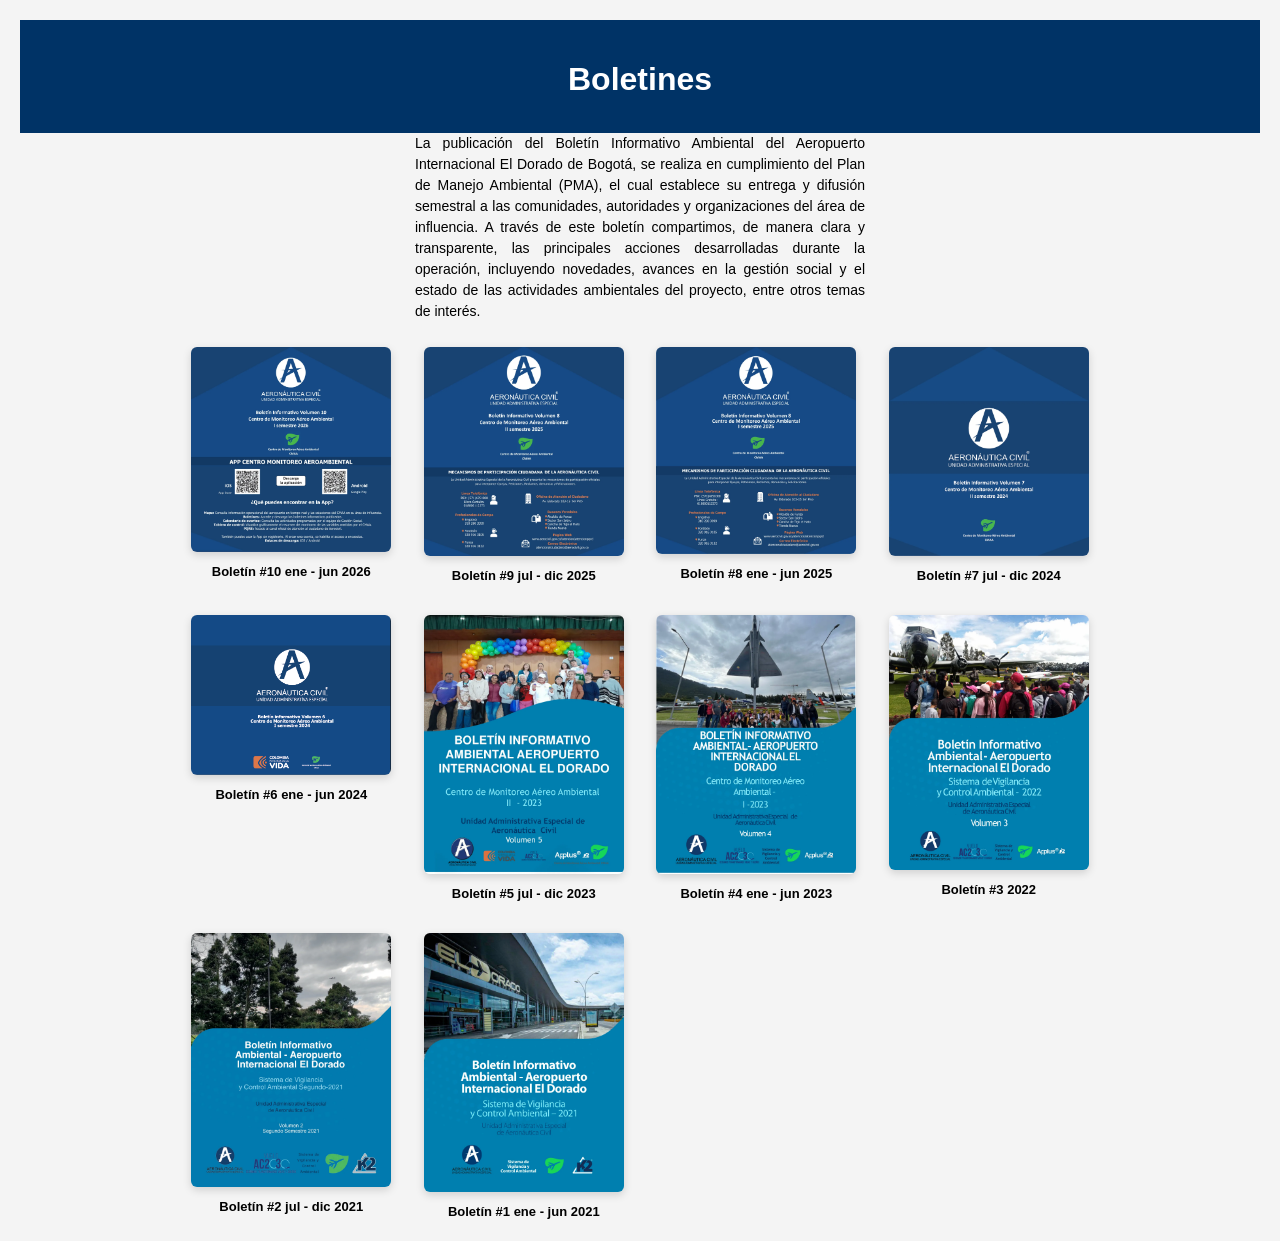
<file: boletines/index.html>
<!DOCTYPE html>
<html lang="es">
<head>
<meta charset="UTF-8">
<meta name="viewport" content="width=device-width, initial-scale=1.0">

<title>Boletines</title>
<link rel="stylesheet" href="./css/estilo.css">
</head>

<body>
  <header>    
    <h1>Boletines</h1>
  </header>

<div class="descripcion">

La publicación del Boletín Informativo Ambiental del Aeropuerto Internacional El Dorado de Bogotá, se realiza en cumplimiento del Plan de Manejo Ambiental (PMA), el cual establece su entrega y difusión semestral a las comunidades, autoridades y organizaciones del área de influencia.

A través de este boletín compartimos, de manera clara y transparente, las principales acciones desarrolladas durante la operación, incluyendo novedades, avances en la gestión social y el estado de las actividades ambientales del proyecto, entre otros temas de interés.


</div>

<div class="grid" id="contenedor"></div>

<script>

fetch("boletines.json")
.then(r=>r.json())
.then(data=>{

const contenedor=document.getElementById("contenedor")

data.forEach(b=>{

const card=document.createElement("a")

card.href=b.pdf
card.className="boletin"
card.target="_blank"

card.innerHTML=`

<img src="${b.img}" loading="lazy">

<div class="titulo">
${b.titulo}
</div>

`

contenedor.appendChild(card)

})

})

</script>

</body>
</html>
</file>
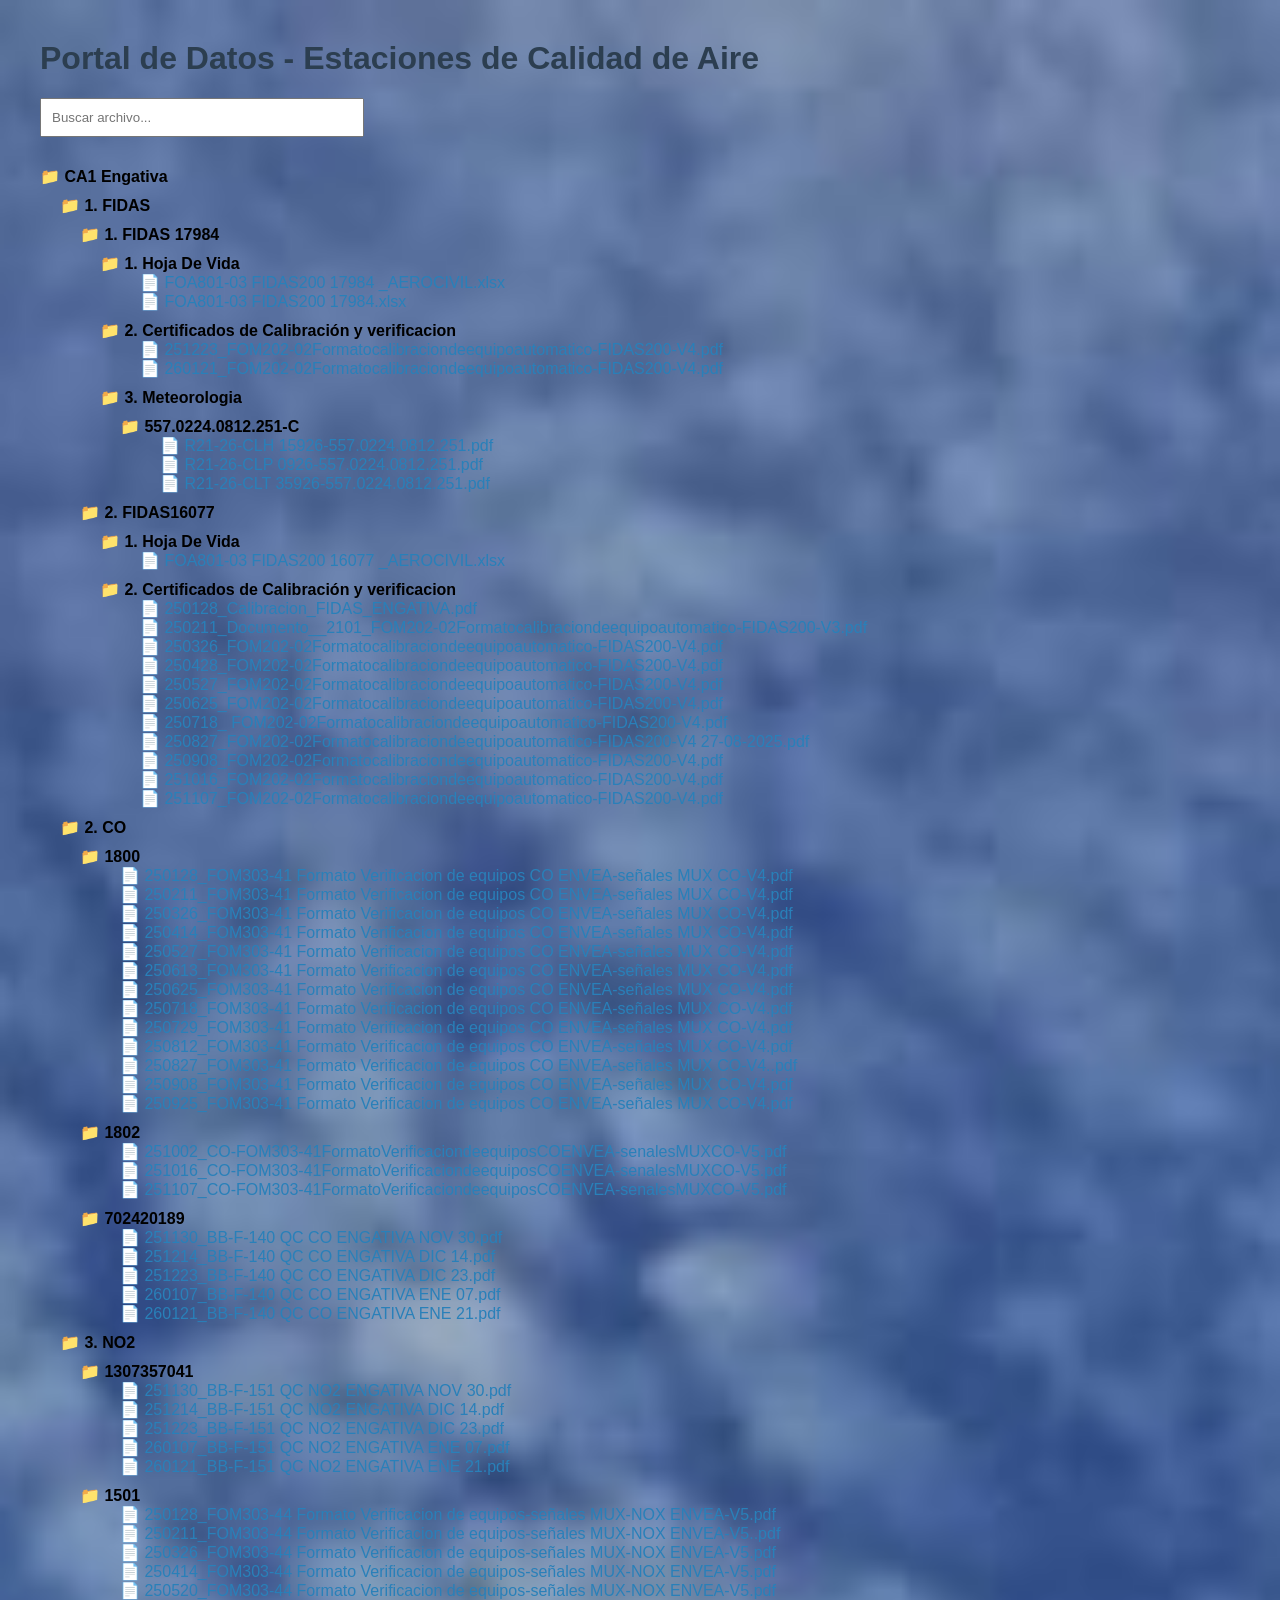
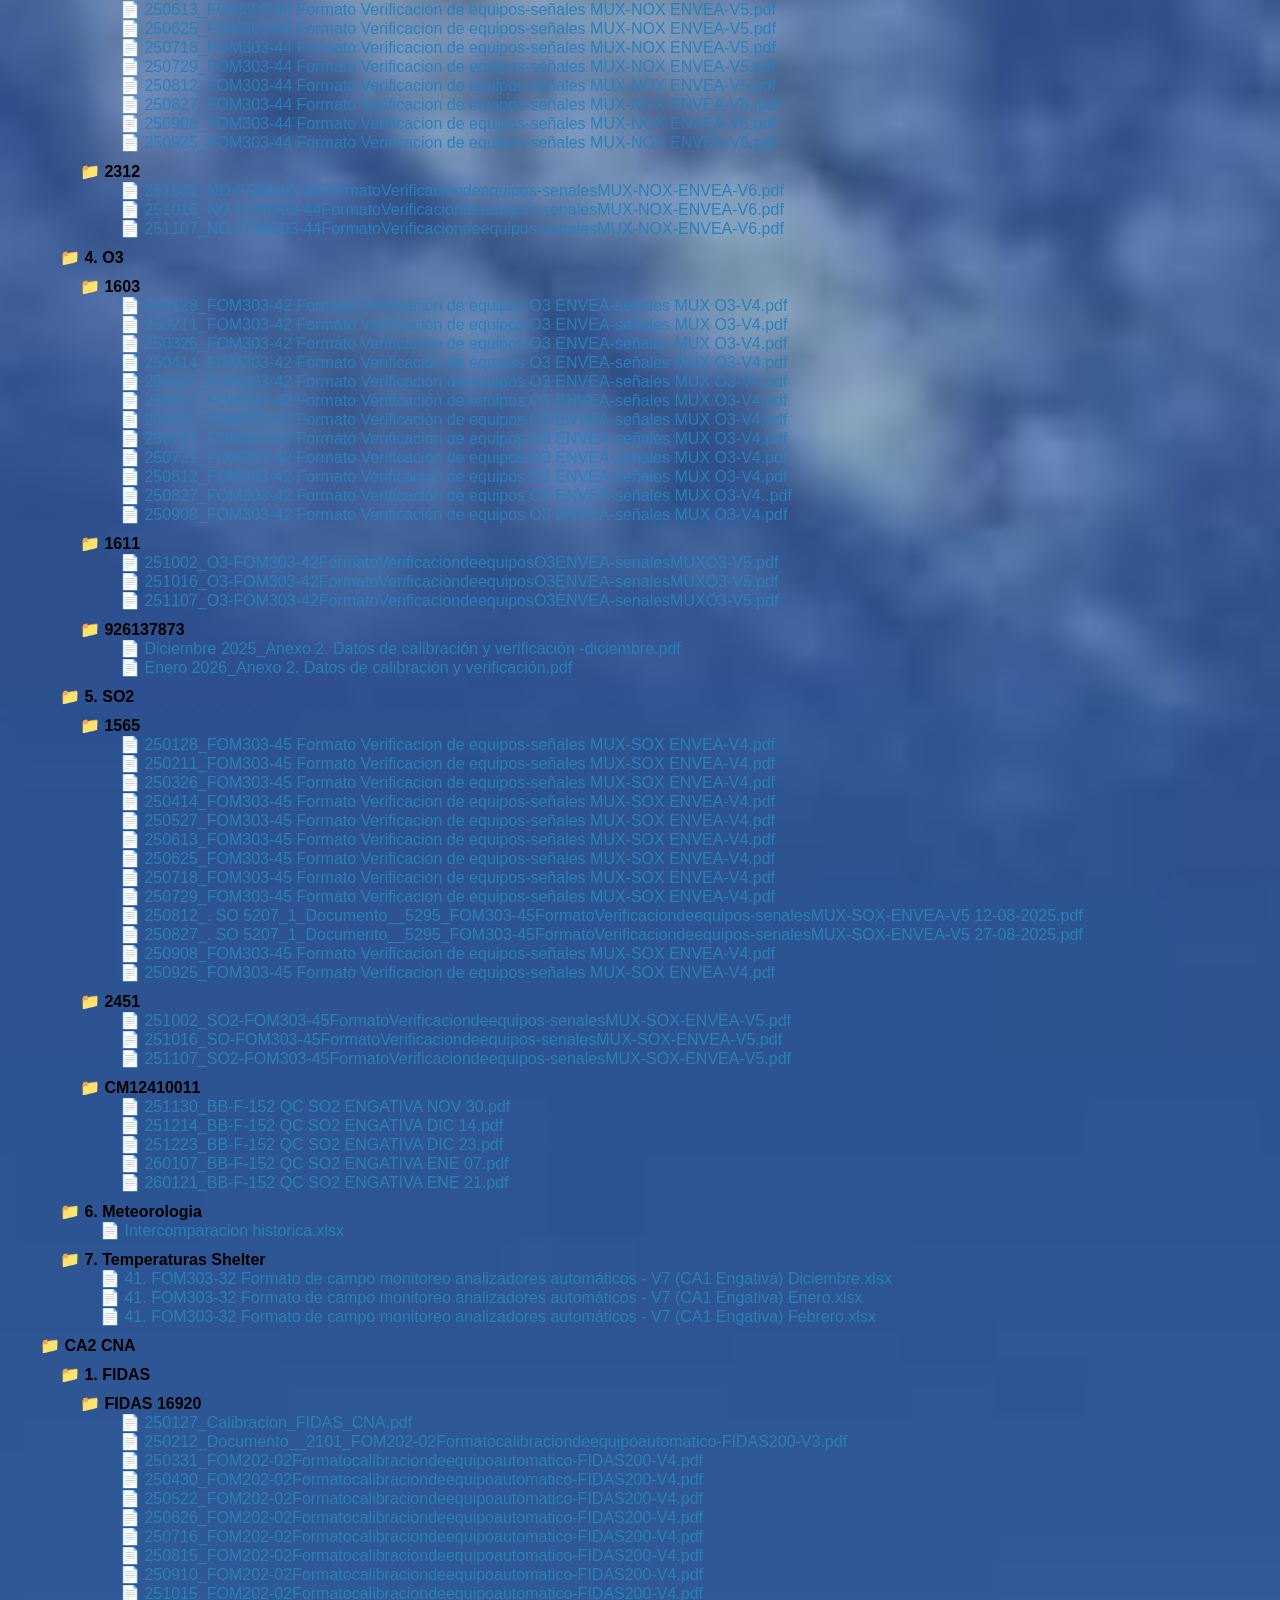
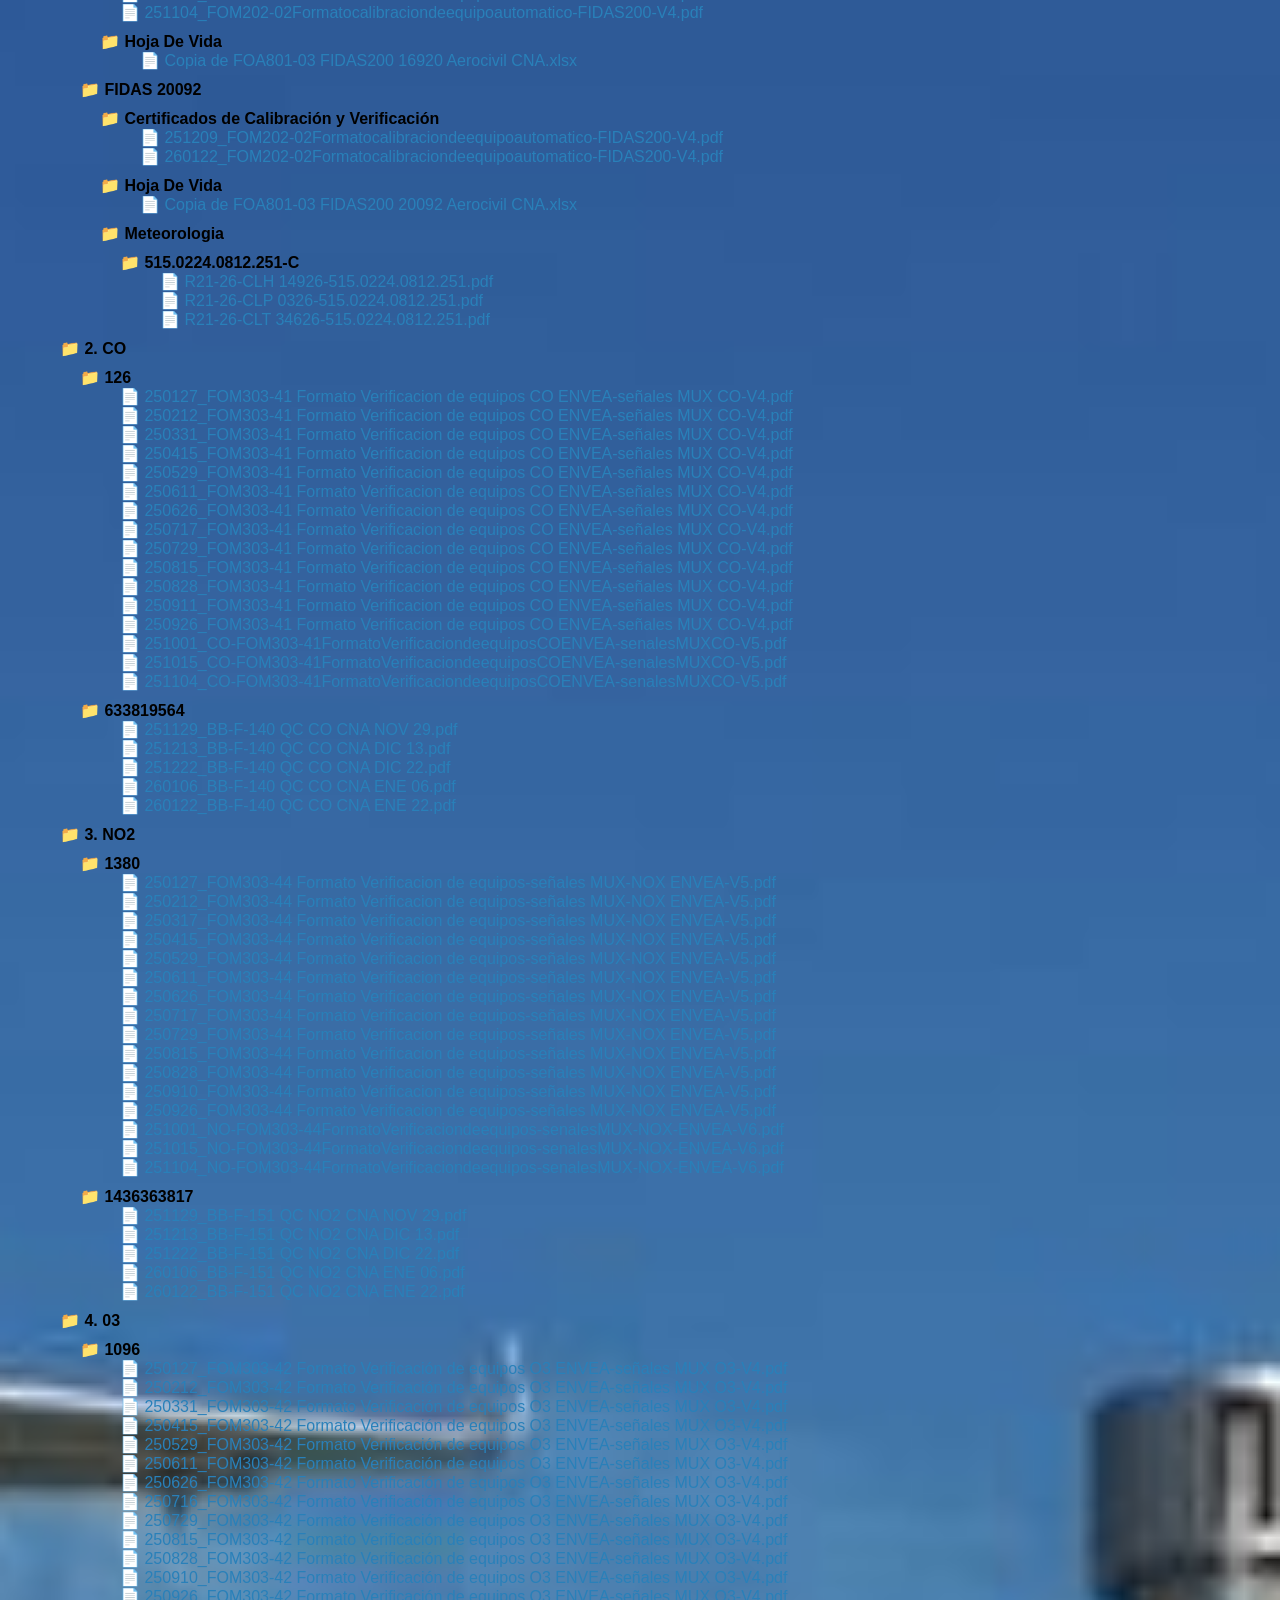
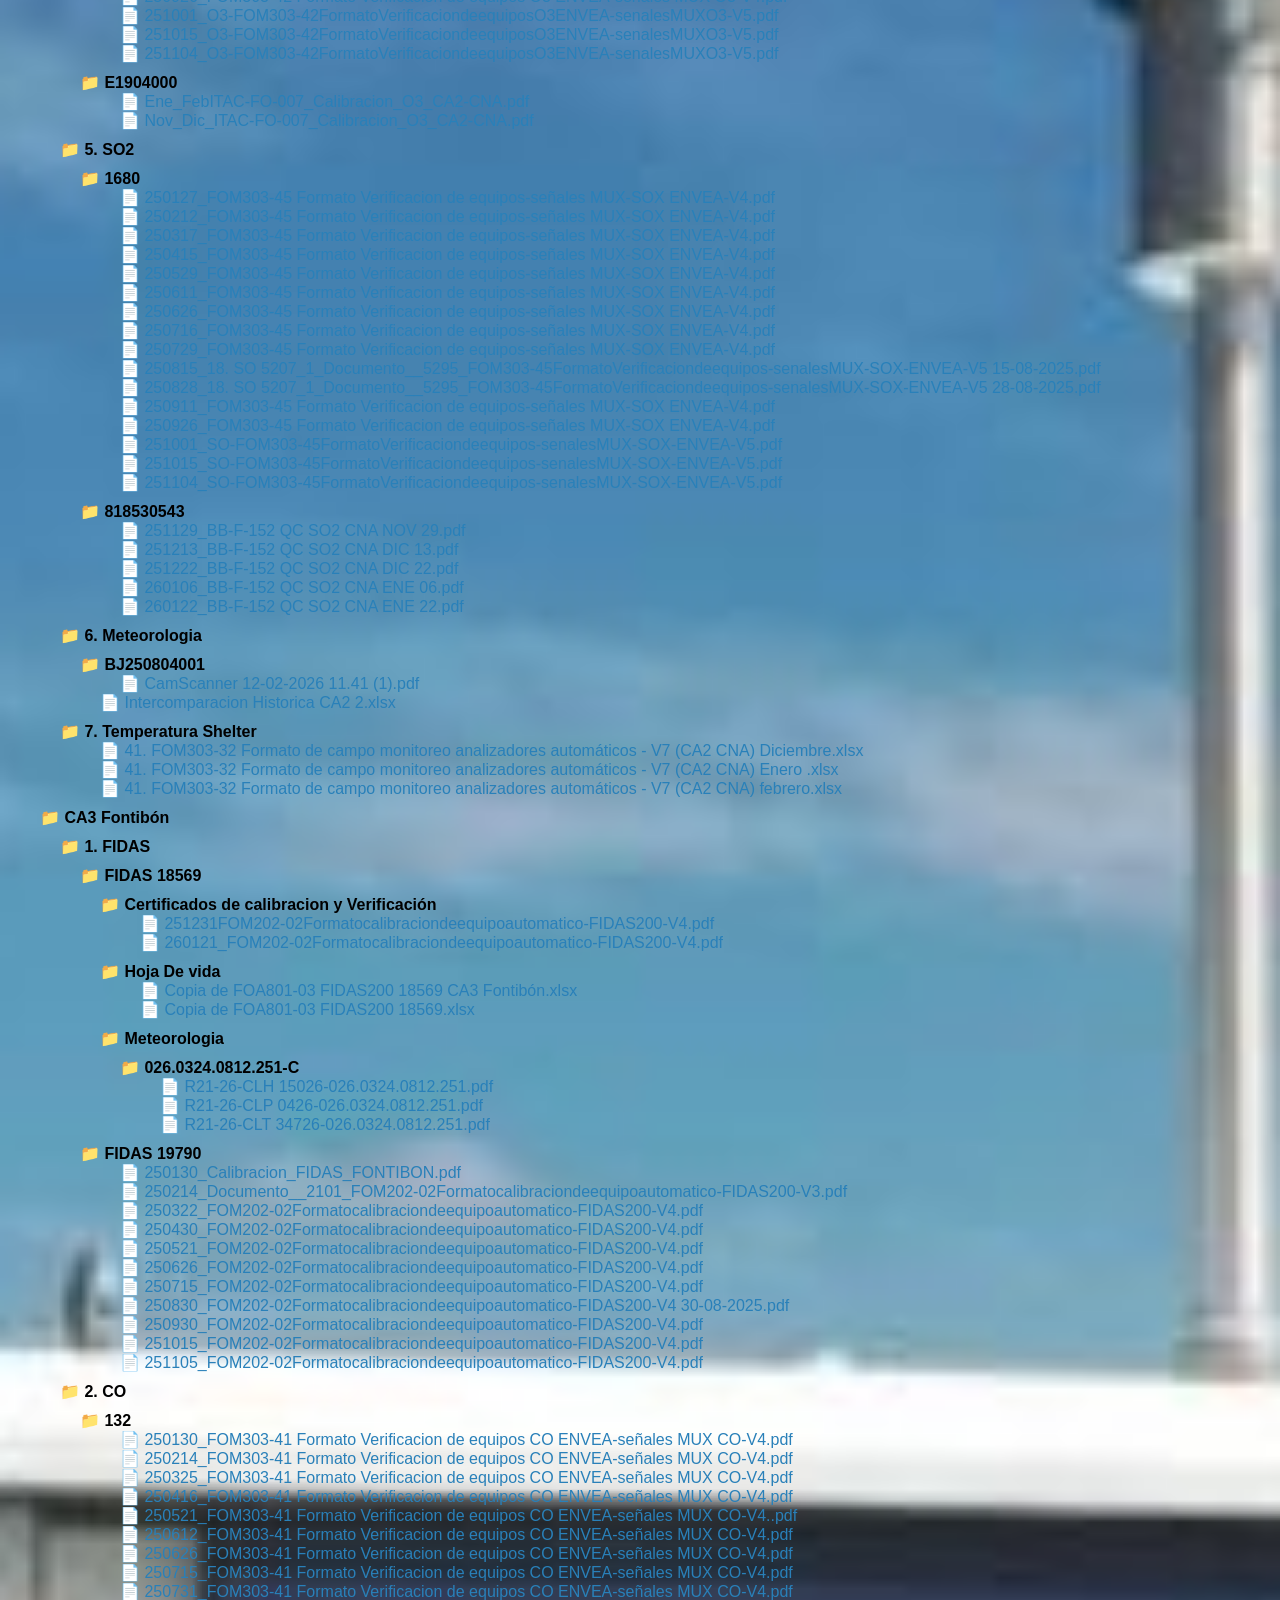
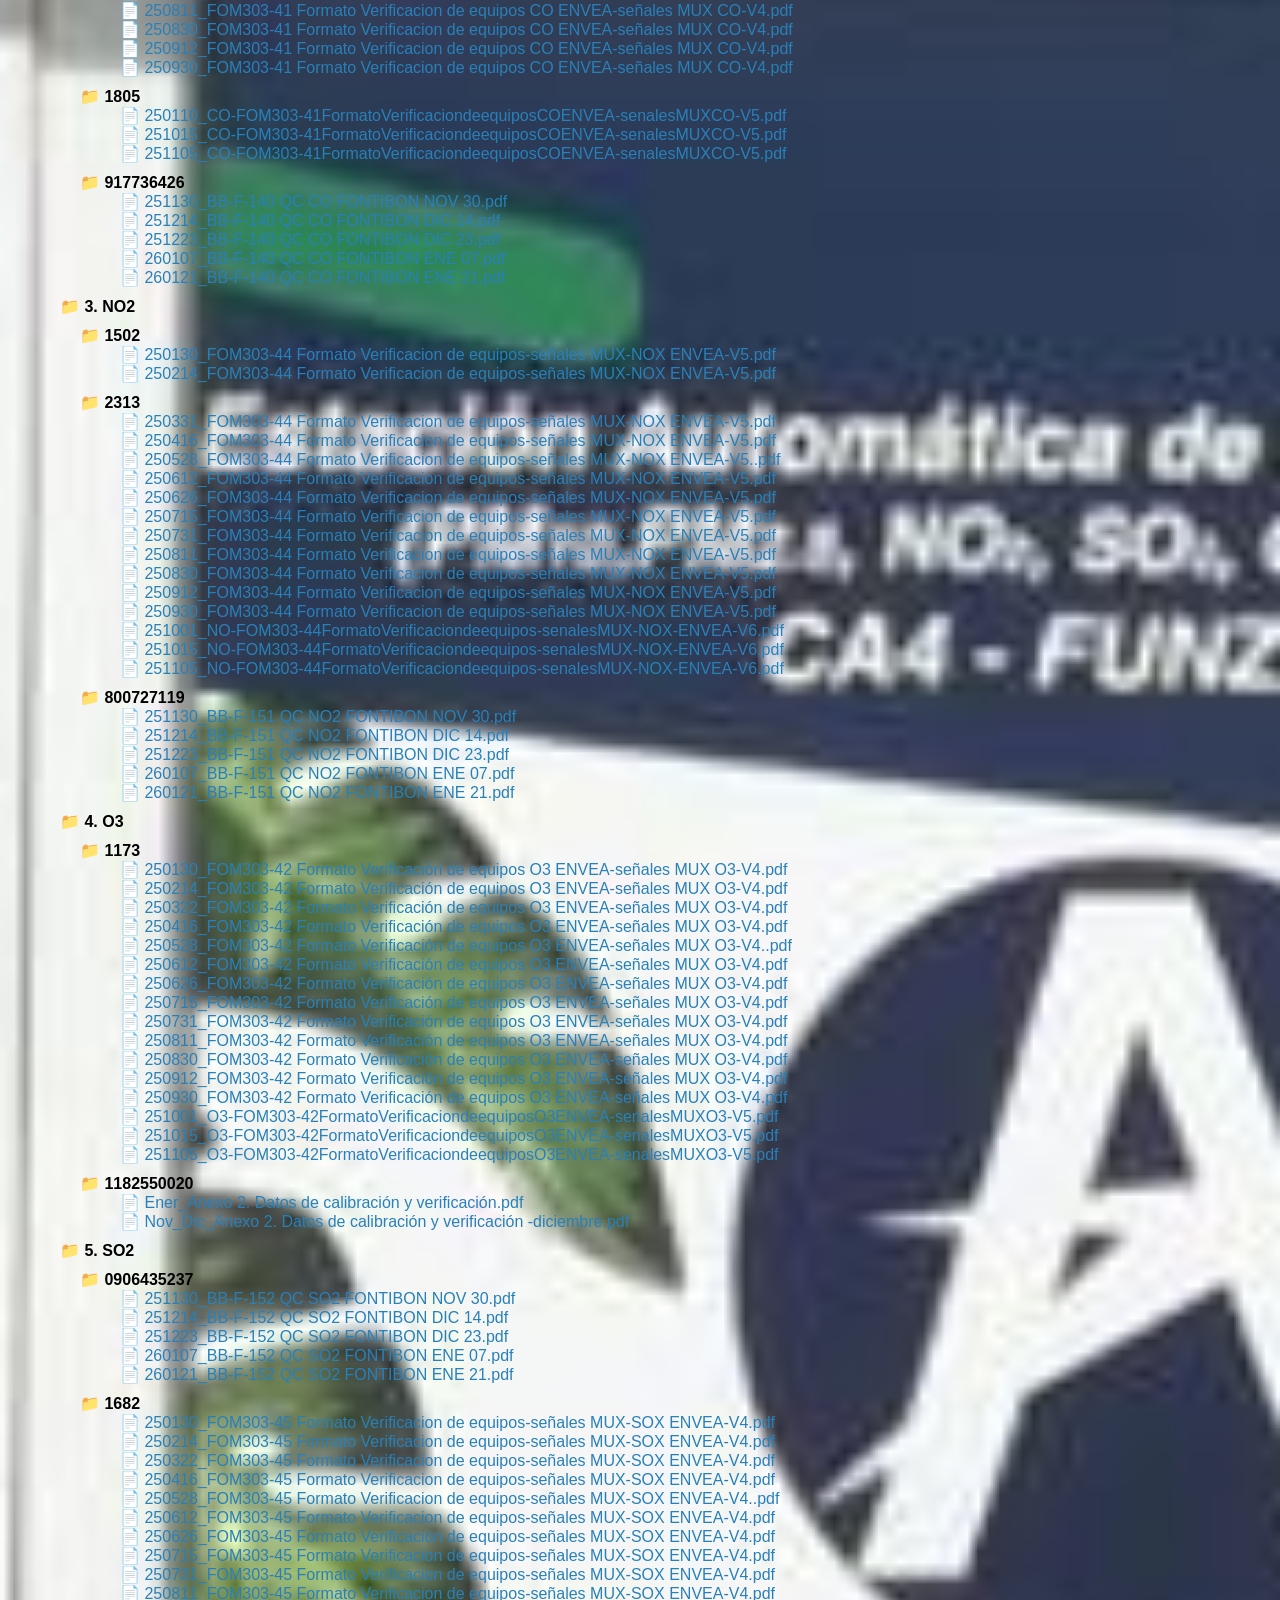
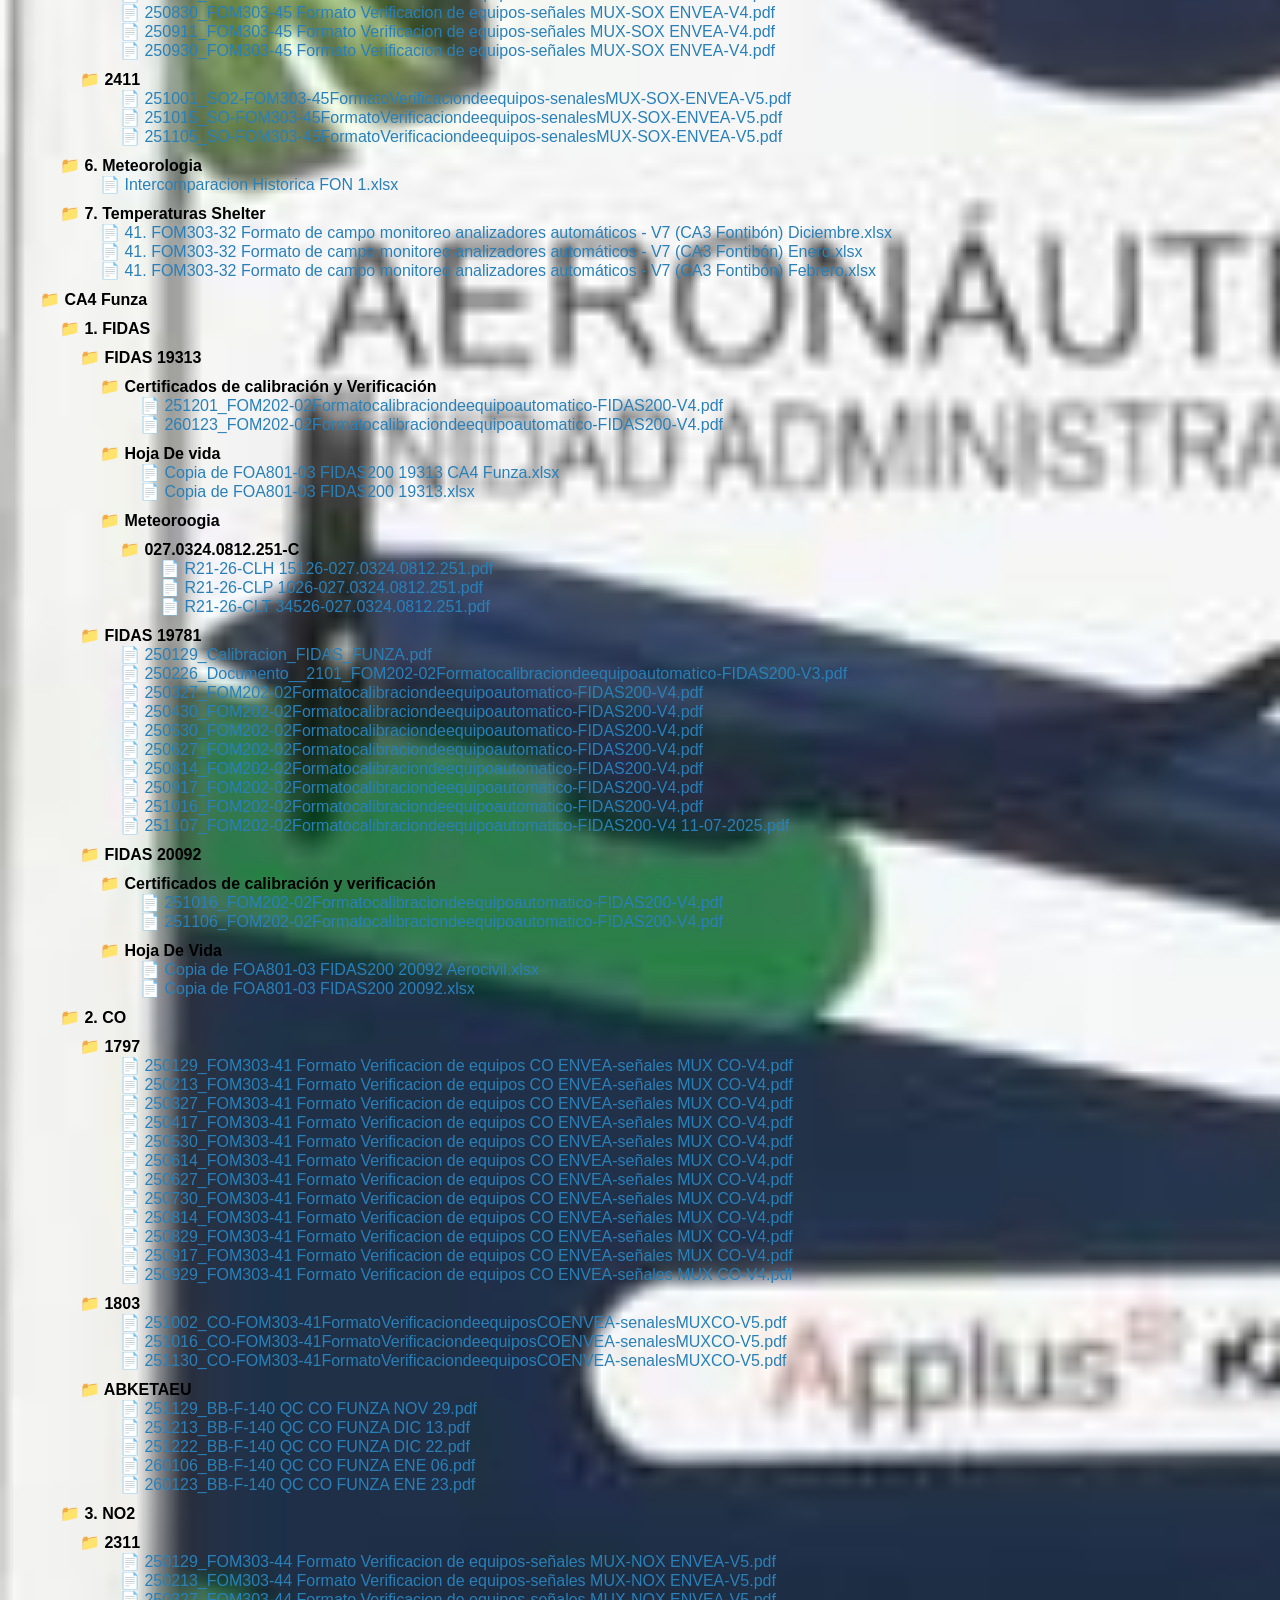
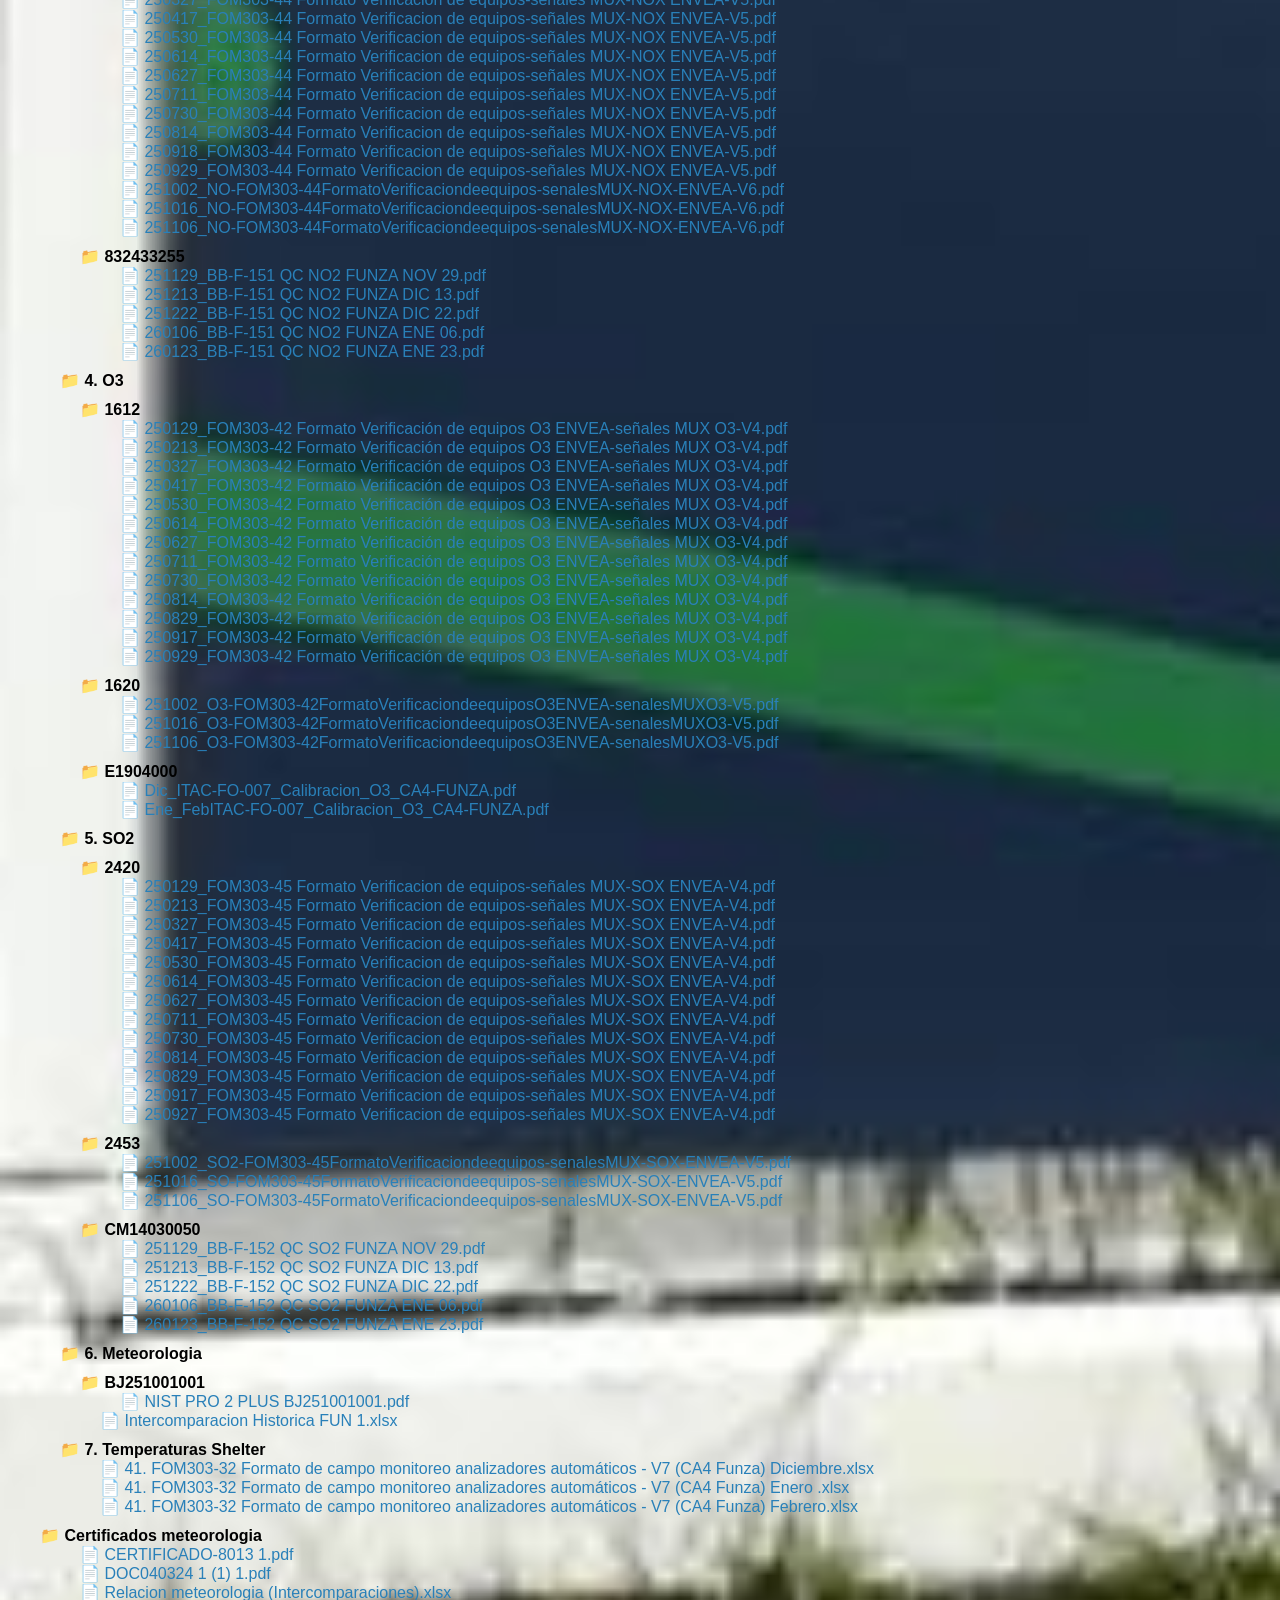
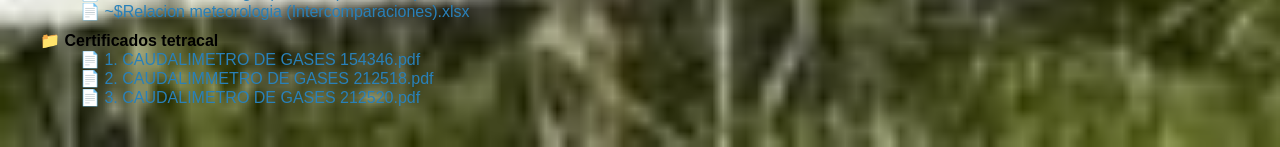
<file: CA/index.html>
<!DOCTYPE html>
<html>
<head>

<meta charset="UTF-8">

<title>Portal de Datos - Estaciones de Calidad de Aire</title>

<link rel="stylesheet" href="style.css">

</head>

<body>

<h1>Portal de Datos - Estaciones de Calidad de Aire</h1>

<input type="text" id="buscar" placeholder="Buscar archivo...">

<div id="explorador"></div>

<script src="app.js"></script>

</body>

</html>
</file>
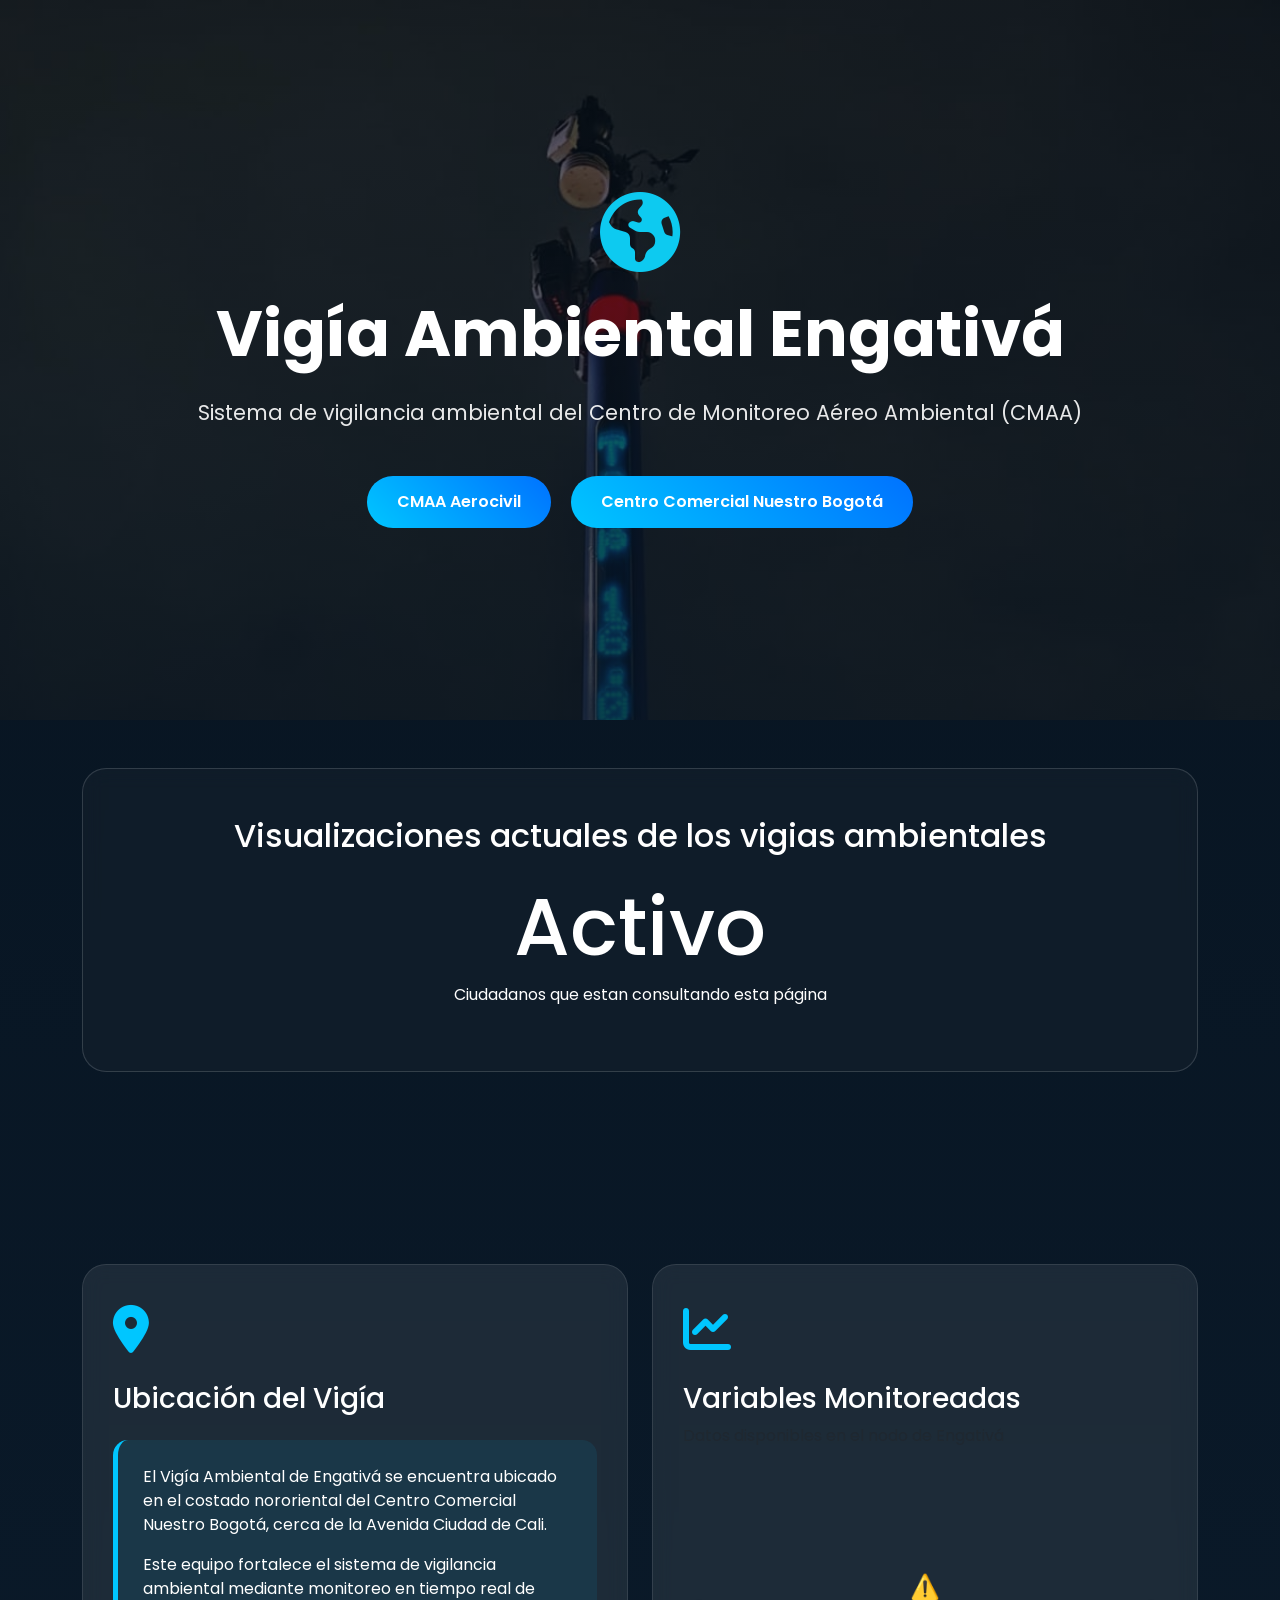
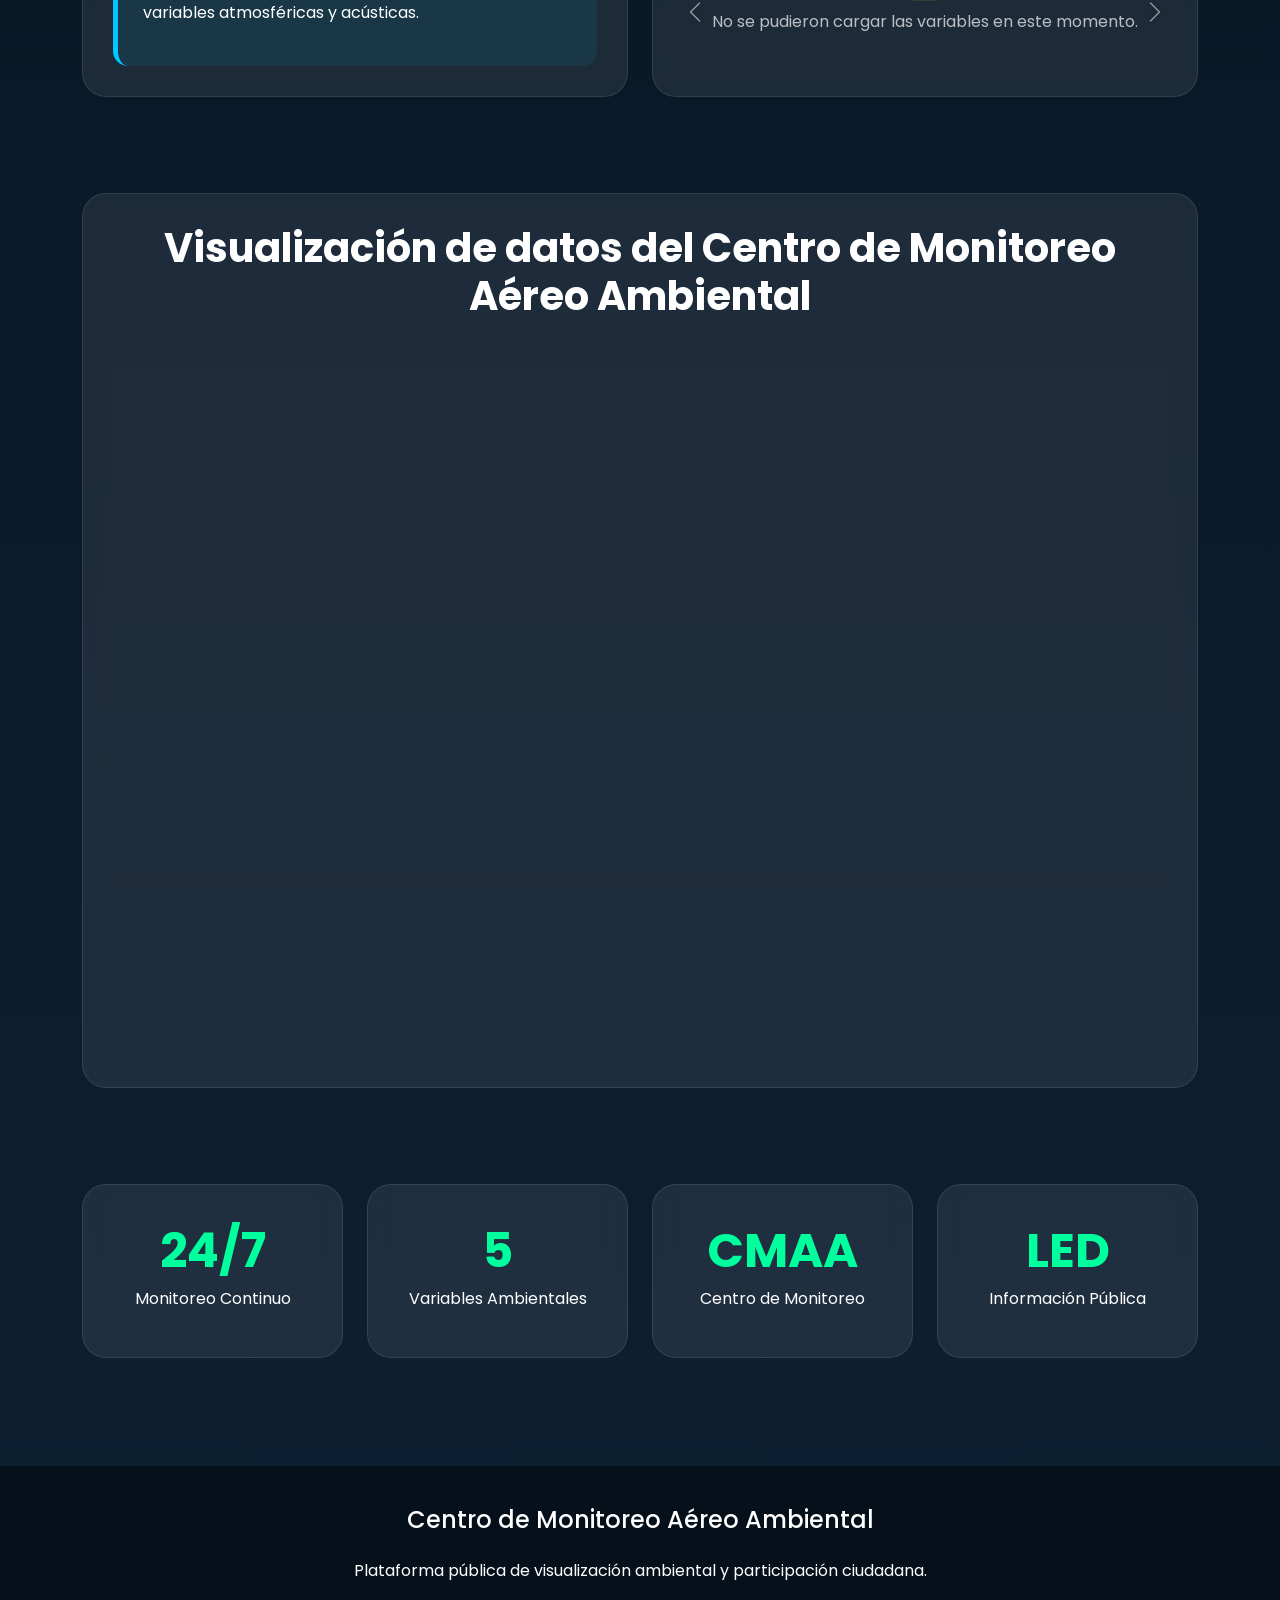
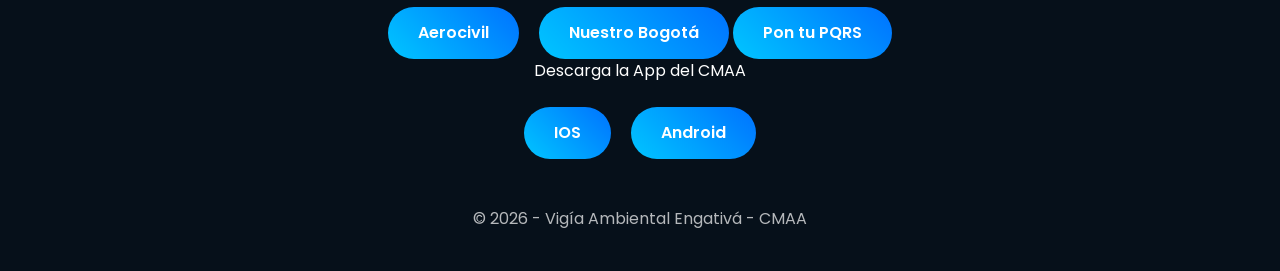
<file: vigias/engativa/index.html>
<!DOCTYPE html>
<html lang="es">
<head>
<meta charset="UTF-8">
<meta name="viewport" content="width=device-width, initial-scale=1.0">

<title>Vigías Ambientales CMAA</title>

<link href="https://cdn.jsdelivr.net/npm/bootstrap@5.3.3/dist/css/bootstrap.min.css" rel="stylesheet">

<link rel="preconnect" href="https://fonts.googleapis.com">
<link href="https://fonts.googleapis.com/css2?family=Poppins:wght@300;400;500;600;700&display=swap" rel="stylesheet">

<!-- ICONOS -->
<link rel="stylesheet"
href="https://cdnjs.cloudflare.com/ajax/libs/font-awesome/6.5.2/css/all.min.css">

<!-- CONTADOR DE VISITAS -->
<script data-goatcounter="https://skbo-cmaa.goatcounter.com/count"
        async src="//gc.zgo.at/count.js"></script>

<style>

:root{
    --bg:#07131f;
    --card:#102235;
    --accent:#00c6ff;
    --accent2:#00ff9d;
    --text:#ffffff;
}

body{
    background: linear-gradient(180deg,#07131f,#0d2033);
    color: white;
    font-family: 'Poppins', sans-serif;
}

.hero{
    min-height: 80vh;
    display:flex;
    align-items:center;
    text-align:center;
    position:relative;
    overflow:hidden;

    /* FOTO DE FONDO */
    background-image: url('engativa.jpeg');
    background-size: cover;
    /*background-position: center top;*/
    background-position: 40% top;

    background-repeat: no-repeat;
}

/* Version sin foto de fondo */
/*.hero::before{
    content:'';
    position:absolute;
    width:700px;
    height:700px;
    background: radial-gradient(circle,var(--accent),transparent 70%);
    opacity:0.15;
    top:-250px;
    right:-250px;
}*/

/* Capa oscura encima de la foto para que el texto se lea bien */
.hero::before{
    content: '';
    position: absolute;
    inset: 0;
    background: linear-gradient(
        to bottom,
        rgba(7, 19, 31, 0.55) 0%,
        rgba(7, 19, 31, 0.80) 100%
    );
    z-index: 1;
}

.hero-content{
    position:relative;
    z-index:2;
}

.main-title{
    font-size:4rem;
    font-weight:700;
}

.subtitle{
    font-size:1.3rem;
    opacity:0.9;
}

.glass-card{
    background: rgba(255,255,255,0.08);
    backdrop-filter: blur(10px);
    border:1px solid rgba(255,255,255,0.1);
    border-radius:24px;
    padding:30px;
    transition:0.3s;
}

.glass-card:hover{
    transform: translateY(-5px);
}

.metric{
    font-size:3rem;
    font-weight:700;
    color: var(--accent2);
}

.section-title{
    font-size:2.5rem;
    font-weight:700;
    margin-bottom:30px;
}

.icon-box{
    font-size:3rem;
    color: var(--accent);
    margin-bottom:15px;
}

.dashboard-frame{
    width:100%;
    height:700px;
    border:none;
    border-radius:20px;
}

footer{
    background:#06101a;
    padding:40px 0;
    margin-top:60px;
}

.btn-custom{
    background: linear-gradient(45deg,var(--accent),#0072ff);
    border:none;
    color:white;
    padding:14px 30px;
    border-radius:50px;
    font-weight:600;
    text-decoration:none;
    display:inline-block;
    transition:0.3s;
}

.btn-custom:hover{
    transform:scale(1.05);
    color:white;
}

.location-box{
    background:rgba(0,198,255,0.08);
    border-left:5px solid var(--accent);
    padding:25px;
    border-radius:15px;
}

.counter-box{
    text-align:center;
    padding:30px;
}

.counter-number{
    font-size:5rem;
    font-weight:700;
    color:var(--accent2);
}

.small-text{
    opacity:0.7;
}

</style>
</head>

<body>

<!-- HERO -->
<section class="hero">

<div class="container hero-content">

    <div class="mb-4">
        <i class="fa-solid fa-earth-americas fa-5x text-info"></i>
    </div>

    <h1 class="main-title">
        Vigía Ambiental Engativá
    </h1>

    <p class="subtitle mt-4">
        Sistema de vigilancia ambiental del Centro de Monitoreo Aéreo Ambiental (CMAA)
    </p>

    <div class="mt-5">

        <a href="https://www.aerocivil.gov.co/serv_aeroportuarios/"
        target="_blank"
        class="btn-custom me-3">
            CMAA Aerocivil
        </a>

        <a href="https://nuestrobogota.com"
        target="_blank"
        class="btn-custom">
            Centro Comercial Nuestro Bogotá
        </a>

    </div>

</div>

</section>

<!-- CONTADOR -->
<section class="container py-5">

  <div class="glass-card text-center p-5" style="position:relative; overflow:hidden; min-height:220px;">

    <!-- VIDEO DE FONDO -->
    <video
      autoplay
      muted
      loop
      playsinline
      style="
        position: absolute;
        inset: 0;
        width: 100%;
        height: 100%;
        object-fit: cover;
        z-index: 0;
        opacity: 0.35;
        border-radius: 24px;
      ">
      <source src="engativa.mp4" type="video/mp4">
    </video>

    <!-- CAPA OSCURA SOBRE EL VIDEO -->
    <div style="
      position: absolute;
      inset: 0;
      background: rgba(7, 19, 31, 0.55);
      z-index: 1;
      border-radius: 24px;">
    </div>

    <!-- CONTENIDO ENCIMA DEL VIDEO -->
    <div style="position:relative; z-index:2;">

      <h2 class="mb-4">
        Visualizaciones actuales de los vigias ambientales
      </h2>

      <h1 id="contador" style="font-size:5rem;">
        Cargando...
      </h1>

      <p>Ciudadanos que estan consultando esta página </p>

    </div>

  </div>

</section>

<!-- CONTADOR -->
<section class="container py-5">
<!--

<div class="glass-card text-center p-5"> 
    <h2 class="mb-4"> Impacto Social del Vigía Ambiental 

    </h2> <iframe src="https://skbo-cmaa.goatcounter.com/counter/" style=" width:100%; height:220px; border:none; border-radius:20px; background:white; "> </iframe> 
</div>
-->
<!--
<div class="glass-card text-center p-5"> 
    <h2 class="mb-4"> 
        Impacto Social del Vigía Ambiental Engativá
    </h2> 
    <h1 id="contador" style="font-size:5rem;"> Cargando... </h1> 
    <p> Ciudadanos que han consultado este Vigía Ambiental </p> 
</div>

<div>Number of visitors: <div id="stats"></div></div>

<script>
    let r = new XMLHttpRequest();
    r.addEventListener('load', function() {
        document.querySelector('#stats').innerText = JSON.parse(this.responseText).count
    })

    // Should be exact (encoded) path as it appears in the UI. This uses
    // GoatCounter's count.js
    let path = window.goatcounter.get_data()['p']

    // Or alternatively, do it manually. Will return HTTP status 404 if the
    // path is not found).
    //let path = location.pathname

    r.open('GET', 'https://skbo-cmaa.goatcounter.com/counter/' + encodeURIComponent(path) + '.json')
    r.send()
</script>



<div class="glass-card counter-box">

    <h2 class="section-title">
        Impacto Social del Vigía Ambiental
    </h2>

    <div class="counter-number">
        <span id="visitas">Contabilizando visitas...</span>
    </div>

    <p class="small-text">
        Número de personas que han visitado esta plataforma ambiental.
    </p>

</div>
-->
</section>

<!-- INFORMACION -->
<section class="container py-5">

<div class="row g-4">

    <div class="col-md-6">

        <div class="glass-card h-100">

            <div class="icon-box">
                <i class="fa-solid fa-location-dot"></i>
            </div>

            <h3>Ubicación del Vigía</h3>

            <div class="location-box mt-4">

                <p>
                El Vigía Ambiental de Engativá se encuentra ubicado en el costado nororiental del
                Centro Comercial Nuestro Bogotá, cerca de la Avenida Ciudad de Cali.
                </p>

                <p>
                Este equipo fortalece el sistema de vigilancia ambiental mediante monitoreo
                en tiempo real de variables atmosféricas y acústicas.
                </p>

            </div>

        </div>

    </div>

    <div class="col-md-6">
        <div class="glass-card h-100 flex-column d-flex justify-content-between">
            <div>
                <div class="icon-box">
                    <i class="fa-solid fa-chart-line"></i>
                </div>
                <h3>Variables Monitoreadas</h3>
                <p class="small-text text-muted">Datos disponibles en el nodo de Engativá</p>
            </div>

            <div id="carruselVariables" class="carousel slide mt-4" data-bs-ride="carousel" data-bs-interval="4000">
                <div class="carousel-inner" id="contenedor-variables">
                    <div class="carousel-item active text-center py-4">
                        <div class="spinner-border text-info" role="status"></div>
                        <p class="mt-2">Consultando variables ambientales...</p>
                    </div>
                </div>
                
                <button class="carousel-control-prev" type="button" data-bs-target="#carruselVariables" data-bs-slide="prev" style="width: 5%;">
                    <span class="carousel-control-prev-icon" aria-hidden="true" style="filter: drop-shadow(0px 0px 2px rgba(0,0,0,0.5));"></span>
                </button>
                <button class="carousel-control-next" type="button" data-bs-target="#carruselVariables" data-bs-slide="next" style="width: 5%;">
                    <span class="carousel-control-next-icon" aria-hidden="true" style="filter: drop-shadow(0px 0px 2px rgba(0,0,0,0.5));"></span>
                </button>
            </div>
        </div>
    </div>

    <!-- <div class="col-md-6">

        <div class="glass-card h-100">

            <div class="icon-box">
                <i class="fa-solid fa-chart-line"></i>
            </div>

            <h3>Variables Monitoreadas</h3>

            <div class="row mt-4 text-center">

                <div class="col-6 mb-4">
                    <h4>🌫️</h4>
                    <p>Calidad del Aire</p>
                </div>

                <div class="col-6 mb-4">
                    <h4>🔊</h4>
                    <p>Ruido Ambiental</p>
                </div>

                <div class="col-6">
                    <h4>🌧️</h4>
                    <p>Precipitación</p>
                </div>

                <div class="col-6">
                    <h4>🌡️</h4>
                    <p>Temperatura</p>
                </div>

                <div class="col-12 mt-4">
                    <h4>🫧</h4>
                    <p>Material Particulado</p>
                </div>

            </div>

        </div>

    </div> -->

</div>

</section>

<!-- DASHBOARD -->
<section class="container py-5">

<div class="glass-card">

    <h2 class="section-title text-center">
        Visualización de datos del Centro de Monitoreo Aéreo Ambiental
    </h2>
    
    <!-- REEMPLAZAR POR EL LINK REAL DEL POWER BI -->
    <iframe
        class="dashboard-frame"
        src="https://app.powerbi.com/view?r=eyJrIjoiOGVjMDBmYjItYWMyYy00ZTU2LTkyYTEtZTRiMzVhZGM4ZWM1IiwidCI6ImViZmY2MGQxLWZkZGYtNDYwOC1hYWQ1LTJkYTkyNzllYjhjMyIsImMiOjR9"
        allowFullScreen="true">
    </iframe>

</div>

</section>

<!-- ESTADISTICAS -->
<section class="container py-5">

<div class="row g-4">

    <div class="col-md-3">

        <div class="glass-card text-center">

            <div class="metric">24/7</div>

            <p>Monitoreo Continuo</p>

        </div>

    </div>

    <div class="col-md-3">

        <div class="glass-card text-center">

            <div class="metric">5</div>

            <p>Variables Ambientales</p>

        </div>

    </div>

    <div class="col-md-3">

        <div class="glass-card text-center">

            <div class="metric">CMAA</div>

            <p>Centro de Monitoreo</p>

        </div>

    </div>

    <div class="col-md-3">

        <div class="glass-card text-center">

            <div class="metric">LED</div>

            <p>Información Pública</p>

        </div>

    </div>

</div>

</section>

<!-- FOOTER -->
<footer>

<div class="container text-center">

    <h4 class="mb-4">
        Centro de Monitoreo Aéreo Ambiental
    </h4>

    <p>
        Plataforma pública de visualización ambiental y participación ciudadana.
    </p>

    <div class="mt-4">

        <a href="https://www.aerocivil.gov.co/serv_aeroportuarios/"
        target="_blank"
        class="btn-custom me-3">
            Aerocivil
        </a>

        <a href="https://nuestrobogota.com"
        target="_blank"
        class="btn-custom">
            Nuestro Bogotá
        </a>

        <a href="https://sgdea.aerocivil.gov.co/ControlPQR"
        target="_blank"
        class="btn-custom">
            Pon tu PQRS
        </a>

    </div>

    <p>
        Descarga la App del CMAA
    </p>

    <div class="mt-4">

        <a href="https://apps.apple.com/co/app/centro-monitoreo-aeroambiental/id6478179688"
        target="_blank"
        class="btn-custom me-3">
            IOS
        </a>

        <a href="https://play.google.com/store/apps/details?id=com.applus.ambiensqAero"
        target="_blank"
        class="btn-custom">
            Android
        </a>
    
    </div>


    <div class="mt-5 small-text">

        © 2026 - Vigía Ambiental Engativá - CMAA

    </div>

</div>

</footer>

<!-- SCRIPT CONTADOR -->

<script> 
async function obtenerVisitas() { 
    try { 
        const response = await fetch(    
            "https://skbo-cmaa.goatcounter.com/counter/TOTAL.json"                      
        ); 
        
        const data = await response.json(); 
        
        document.getElementById("contador").innerHTML = data.count.toLocaleString('es-CO'); 
    } catch(error) { 
        console.error(error); 
        document.getElementById("contador").innerHTML = "Activo"; 
    } 
} 

obtenerVisitas(); 

async function consultarVariablesCMAA() {
    const CONTENEDOR = document.getElementById("contenedor-variables");
    // Endpoint de tu Cloudflare Worker
    const URL_WORKER = "https://engativa.goldenairsound.workers.dev";
    const TIEMPO_CACHE = 5 * 60 * 1000; // 5 minutos de caché

    // 1. Control de Caché en LocalStorage
    const ultimaConsulta = localStorage.getItem("cmaa_last_fetch");
    const datosGuardados = localStorage.getItem("cmaa_variables_data");
    const ahora = new Date().getTime();

    if (ultimaConsulta && datosGuardados && (ahora - ultimaConsulta < TIEMPO_CACHE)) {
        console.log("CMAA: Cargando variables desde caché local.");
        renderizarCarrusel(JSON.parse(datosGuardados));
        return;
    }

    // 2. Consulta al Cloudflare Worker
    try {
        const response = await fetch(URL_WORKER, {
            method: 'GET',
            headers: {
                'accept': 'application/json'
            }
        });

        if (!response.ok) throw new Error(`Error HTTP: ${response.status}`);
        
        const json = await response.json();

        // El Worker devuelve un objeto plano { timestamp, T, PM10, CO, SO2, NO2 }
        // Lo transformamos al formato de array que espera el carrusel
        const variables = mapearVariablesWorker(json);

        if (Array.isArray(variables) && variables.length > 0) {
            localStorage.setItem("cmaa_variables_data", JSON.stringify(variables));
            localStorage.setItem("cmaa_last_fetch", ahora.toString());
            renderizarCarrusel(variables);
        } else {
            throw new Error("Formato de datos no válido o vacío");
        }
    } catch (error) {
        console.error("Error consultando el Worker de Cloudflare:", error);
        
        // Si falla la consulta pero hay datos previos en caché, se muestran
        if (datosGuardados) {
            renderizarCarrusel(JSON.parse(datosGuardados));
        } else {
            CONTENEDOR.innerHTML = `
                <div class="carousel-item active text-center py-3">
                    <h4 class="text-danger">⚠️</h4>
                    <p class="small-text">No se pudieron cargar las variables en este momento.</p>
                </div>`;
        }
    }
}

// Catálogo de variables devueltas por el Worker de Engativá
const CATALOGO_VARIABLES = {
    "T":    { component: "Meteorología", name: "Temperatura",           initials: "T",    unidad: "°C" },
    "PM10": { component: "Aire",         name: "Material Particulado (PM10)", initials: "PM10", unidad: "µg/m³" },
    "CO":   { component: "Aire",         name: "Monóxido de Carbono",   initials: "CO",   unidad: "µg/m³" },
    "SO2":  { component: "Aire",         name: "Dióxido de Azufre",     initials: "SO2",  unidad: "µg/m³" },
    "NO2":  { component: "Aire",         name: "Dióxido de Nitrógeno",  initials: "NO2",  unidad: "µg/m³" },
};

function mapearVariablesWorker(json) {
    const resultado = [];

    for (const [clave, valor] of Object.entries(json)) {
        if (clave === "timestamp") continue; // no es una variable, es el sello de tiempo
        if (typeof valor !== "number") continue;

        const info = CATALOGO_VARIABLES[clave];
        if (!info) continue; // ignora variables desconocidas en vez de romper el carrusel

        resultado.push({
            component: info.component,
            name: info.name,
            initials: `${valor.toFixed(1)} ${info.unidad}`, // muestra el valor con su unidad
        });
    }

    return resultado;
}

function renderizarCarrusel(variables) {
        const CONTENEDOR = document.getElementById("contenedor-variables");
        CONTENEDOR.innerHTML = ""; // Limpiar spinner de carga

        // Mapeo de iconos visuales por componente técnico
        const diccionarioIconos = {
            "Aire": "🌫️",
            "Ruido": "🔊",
            "Meteorología": "🌦️",
            "Sistema": "⚙️"
        };

        // Agrupamos en bloques de 4 variables por slide del carrusel para optimizar espacio
        const VARIABLES_POR_SLIDE = 4;
        let htmlAcumulado = "";

        for (let i = 0; i < variables.length; i += VARIABLES_POR_SLIDE) {
            const grupo = variables.slice(i, i + VARIABLES_POR_SLIDE);
            const esActivo = i === 0 ? "active" : "";

            htmlAcumulado += `<div class="carousel-item ${esActivo}"><div class="row text-center">`;

            grupo.forEach(v => {
                const emoji = diccionarioIconos[v.component] || "📊";
                htmlAcumulado += `
                    <div class="col-6 mb-3" style="height: 105px;">
                        <h3 class="mb-1" style="font-size: 1.6rem;">${emoji}</h3>
                        <h6 class="mb-0 text-truncate px-2" title="${v.name}" style="font-weight:600; color:var(--accent2); font-size:0.95rem;">
                            ${v.initials}
                        </h6>
                        <p class="small-text text-muted text-truncate px-1" style="font-size:0.75rem;" title="${v.name}">
                            ${v.name}
                        </p>
                    </div>`;
            });

            htmlAcumulado += `</div></div>`;
        }

        CONTENEDOR.innerHTML = htmlAcumulado;
    }

    // Inicializar la carga al montar el DOM
    document.addEventListener("DOMContentLoaded", consultarVariablesCMAA);
</script>
<!-- SCRIPT CONTADOR 

<script>

async function cargarVisitas(){

    try{

        const response = await fetch(
        "https://skbo-cmaa.goatcounter.com/counter/skbo-cmaa-engativa.json"
                        
        );

        const data = await response.json();

        document.getElementById('visitas').innerText =
            data.count + " visitas";

    }catch(error){

        document.getElementById('visitas').innerText =
            "Contador activo";

    }

}

cargarVisitas();

</script>-->

</body>
</html>
</file>
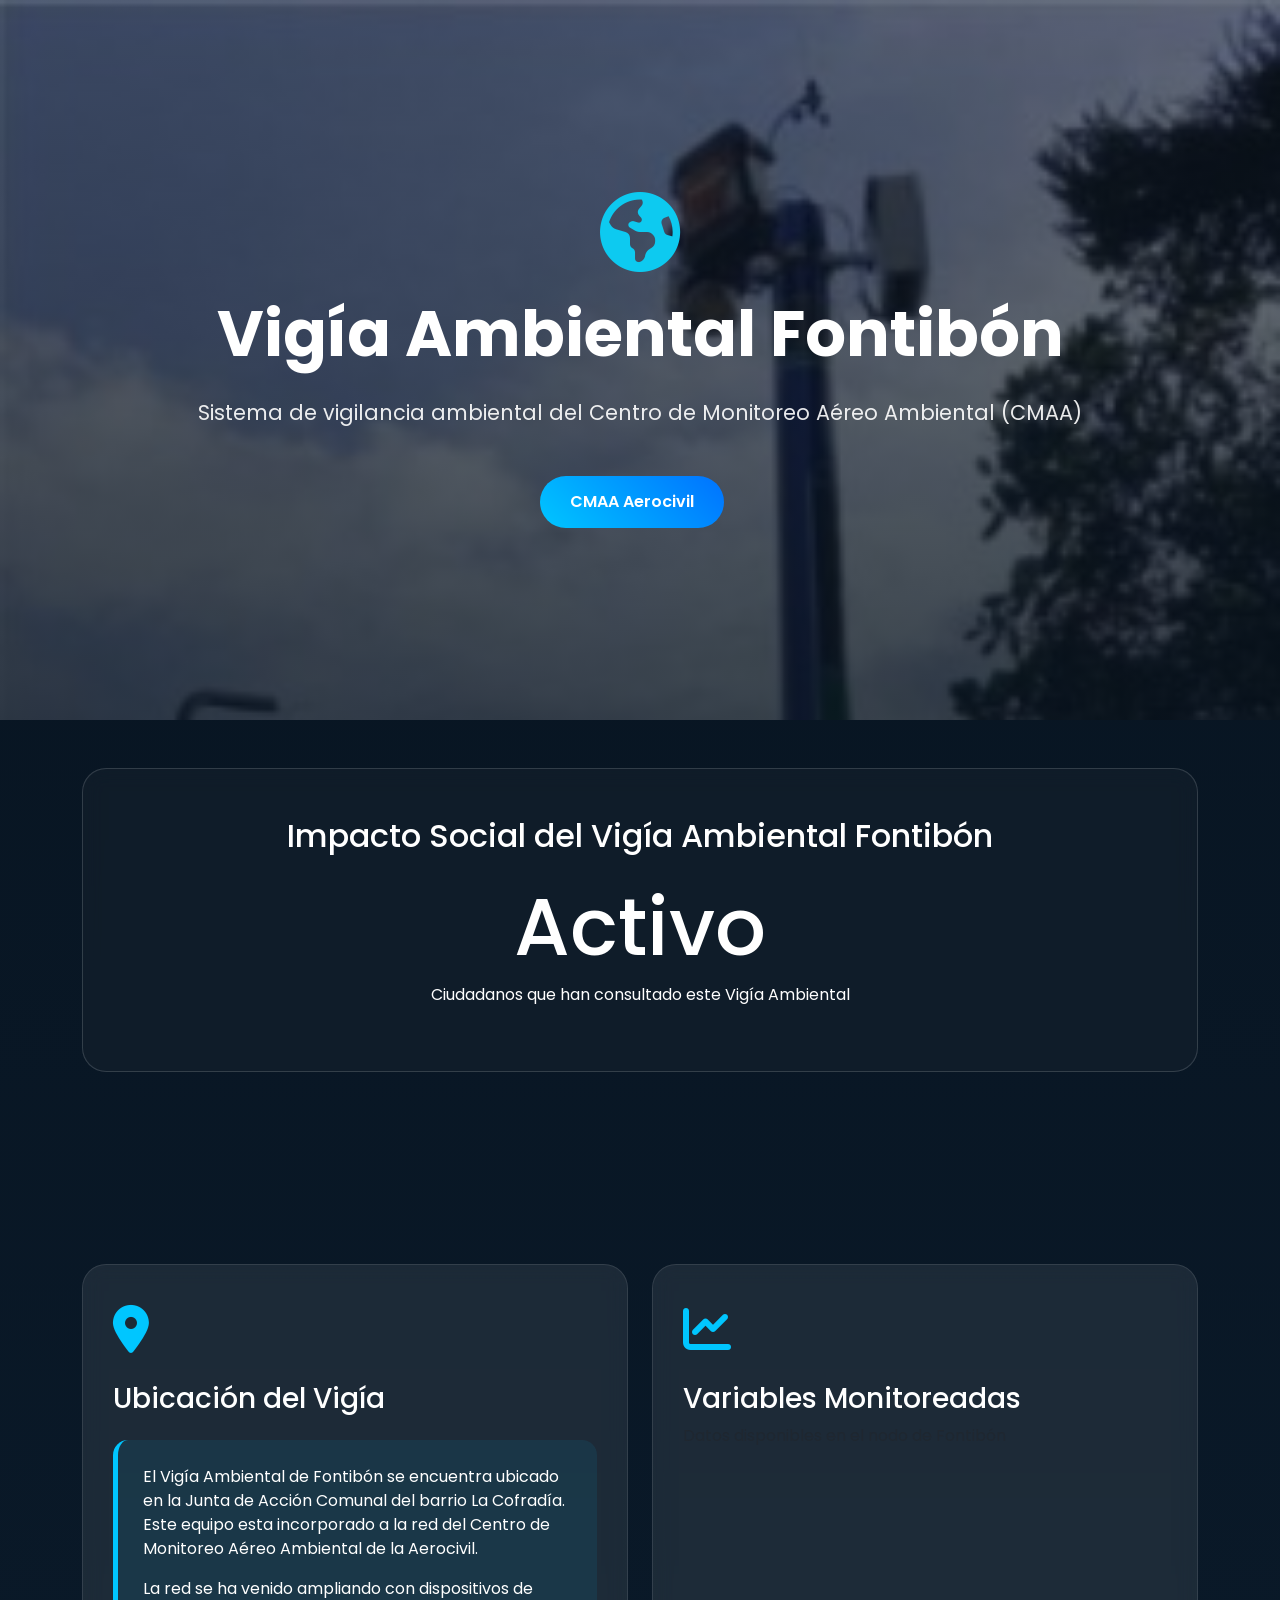
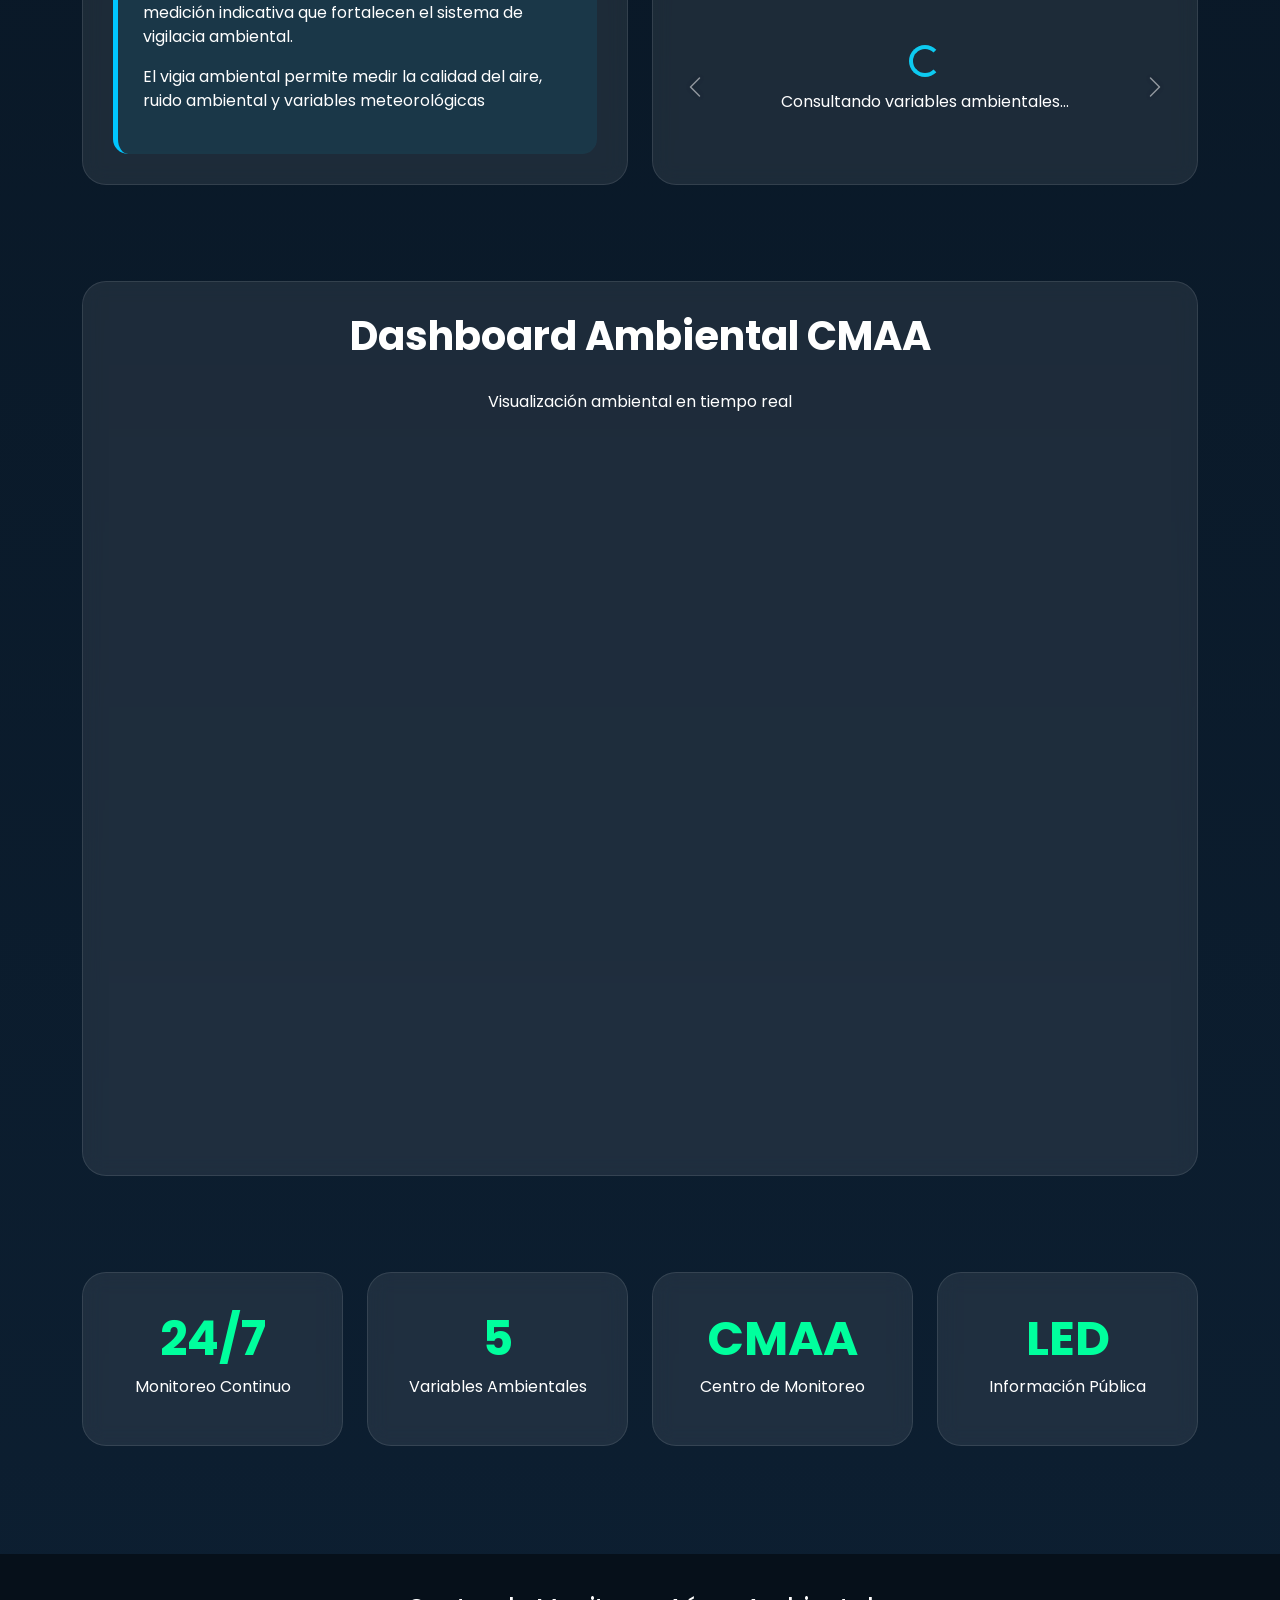
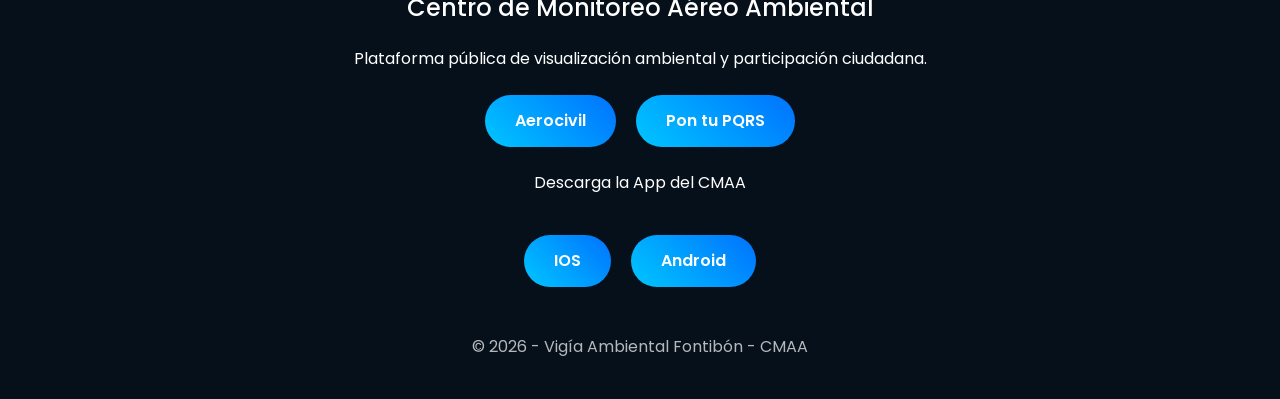
<file: vigias/fontibon/index.html>
<!DOCTYPE html>
<html lang="es">
<head>
<meta charset="UTF-8">
<meta name="viewport" content="width=device-width, initial-scale=1.0">

<title>Vigía Ambiental Fontibón - CMAA</title>

<link href="https://cdn.jsdelivr.net/npm/bootstrap@5.3.3/dist/css/bootstrap.min.css" rel="stylesheet">

<link rel="preconnect" href="https://fonts.googleapis.com">
<link href="https://fonts.googleapis.com/css2?family=Poppins:wght@300;400;500;600;700&display=swap" rel="stylesheet">

<!-- ICONOS -->
<link rel="stylesheet"
href="https://cdnjs.cloudflare.com/ajax/libs/font-awesome/6.5.2/css/all.min.css">

<!-- CONTADOR DE VISITAS -->
<script data-goatcounter="https://skbo-cmaa.goatcounter.com/count"
        async src="//gc.zgo.at/count.js"></script>

<style>

:root{
    --bg:#07131f;
    --card:#102235;
    --accent:#00c6ff;
    --accent2:#00ff9d;
    --text:#ffffff;
}

body{
    background: linear-gradient(180deg,#07131f,#0d2033);
    color: white;
    font-family: 'Poppins', sans-serif;
}

.hero{
    min-height: 80vh;
    display:flex;
    align-items:center;
    text-align:center;
    position:relative;
    overflow:hidden;

    /* FOTO DE FONDO */
    background-image: url('fontibon.jpeg');
    background-size: cover;
    background-position: center top;
    /*background-position: 40% top;*/
    background-repeat: no-repeat;
}

/* Version sin foto de fondo */
/*.hero::before{
    content:'';
    position:absolute;
    width:700px;
    height:700px;
    background: radial-gradient(circle,var(--accent),transparent 70%);
    opacity:0.15;
    top:-250px;
    right:-250px;
}*/

/* Capa oscura encima de la foto para que el texto se lea bien */
.hero::before{
    content: '';
    position: absolute;
    inset: 0;
    background: linear-gradient(
        to bottom,
        rgba(7, 19, 31, 0.55) 0%,
        rgba(7, 19, 31, 0.80) 100%
    );
    z-index: 1;
}

.hero-content{
    position:relative;
    z-index:2;
}

.main-title{
    font-size:4rem;
    font-weight:700;
}

.subtitle{
    font-size:1.3rem;
    opacity:0.9;
}

.glass-card{
    background: rgba(255,255,255,0.08);
    backdrop-filter: blur(10px);
    border:1px solid rgba(255,255,255,0.1);
    border-radius:24px;
    padding:30px;
    transition:0.3s;
}

.glass-card:hover{
    transform: translateY(-5px);
}

.metric{
    font-size:3rem;
    font-weight:700;
    color: var(--accent2);
}

.section-title{
    font-size:2.5rem;
    font-weight:700;
    margin-bottom:30px;
}

.icon-box{
    font-size:3rem;
    color: var(--accent);
    margin-bottom:15px;
}

.dashboard-frame{
    width:100%;
    height:700px;
    border:none;
    border-radius:20px;
}

footer{
    background:#06101a;
    padding:40px 0;
    margin-top:60px;
}

.btn-custom{
    background: linear-gradient(45deg,var(--accent),#0072ff);
    border:none;
    color:white;
    padding:14px 30px;
    border-radius:50px;
    font-weight:600;
    text-decoration:none;
    display:inline-block;
    transition:0.3s;
}

.btn-custom:hover{
    transform:scale(1.05);
    color:white;
}

.location-box{
    background:rgba(0,198,255,0.08);
    border-left:5px solid var(--accent);
    padding:25px;
    border-radius:15px;
}

.counter-box{
    text-align:center;
    padding:30px;
}

.counter-number{
    font-size:5rem;
    font-weight:700;
    color:var(--accent2);
}

.small-text{
    opacity:0.7;
}

</style>
</head>

<body>

<!-- HERO -->
<section class="hero">

<div class="container hero-content">

    <div class="mb-4">
        <i class="fa-solid fa-earth-americas fa-5x text-info"></i>
    </div>

    <h1 class="main-title">
        Vigía Ambiental Fontibón
    </h1>

    <p class="subtitle mt-4">
        Sistema de vigilancia ambiental del Centro de Monitoreo Aéreo Ambiental (CMAA)
    </p>

    <div class="mt-5">

        <a href="https://www.aerocivil.gov.co/serv_aeroportuarios/"
        target="_blank"
        class="btn-custom me-3">
            CMAA Aerocivil
        </a>

    </div>

</div>

</section>

<!-- CONTADOR -->
<section class="container py-5">

  <div class="glass-card text-center p-5" style="position:relative; overflow:hidden; min-height:220px;">

    <!-- VIDEO DE FONDO -->
    <video
      autoplay
      muted
      loop
      playsinline
      style="
        position: absolute;
        inset: 0;
        width: 100%;
        height: 100%;
        object-fit: cover;
        z-index: 0;
        opacity: 0.35;
        border-radius: 24px;
      ">
      <source src="fontibon.mp4" type="video/mp4">
    </video>

    <!-- CAPA OSCURA SOBRE EL VIDEO -->
    <div style="
      position: absolute;
      inset: 0;
      background: rgba(7, 19, 31, 0.55);
      z-index: 1;
      border-radius: 24px;">
    </div>

    <!-- CONTENIDO ENCIMA DEL VIDEO -->
    <div style="position:relative; z-index:2;">

      <h2 class="mb-4">
        Impacto Social del Vigía Ambiental Fontibón
      </h2>

      <h1 id="contador" style="font-size:5rem;">
        Cargando...
      </h1>

      <p>Ciudadanos que han consultado este Vigía Ambiental</p>

    </div>

  </div>

</section>

<!-- CONTADOR -->
<section class="container py-5">
<!--

<div class="glass-card text-center p-5"> 
    <h2 class="mb-4"> Impacto Social del Vigía Ambiental 

    </h2> <iframe src="https://skbo-cmaa.goatcounter.com/counter/" style=" width:100%; height:220px; border:none; border-radius:20px; background:white; "> </iframe> 
</div>
-->
<!--
<div class="glass-card text-center p-5"> 
    <h2 class="mb-4"> 
        Impacto Social del Vigía Ambiental Fontibón
    </h2> 
    <h1 id="contador" style="font-size:5rem;"> Cargando... </h1> 
    <p> Ciudadanos que han consultado este Vigía Ambiental </p> 
</div>

<div>Number of visitors: <div id="stats"></div></div>

<script>
    let r = new XMLHttpRequest();
    r.addEventListener('load', function() {
        document.querySelector('#stats').innerText = JSON.parse(this.responseText).count
    })

    // Should be exact (encoded) path as it appears in the UI. This uses
    // GoatCounter's count.js
    let path = window.goatcounter.get_data()['p']

    // Or alternatively, do it manually. Will return HTTP status 404 if the
    // path is not found).
    //let path = location.pathname

    r.open('GET', 'https://skbo-cmaa.goatcounter.com/counter/' + encodeURIComponent(path) + '.json')
    r.send()
</script>



<div class="glass-card counter-box">

    <h2 class="section-title">
        Impacto Social del Vigía Ambiental
    </h2>

    <div class="counter-number">
        <span id="visitas">Contabilizando visitas...</span>
    </div>

    <p class="small-text">
        Número de personas que han visitado esta plataforma ambiental.
    </p>

</div>
-->
</section>

<!-- INFORMACION -->
<section class="container py-5">

<div class="row g-4">

    <div class="col-md-6">

        <div class="glass-card h-100">

            <div class="icon-box">
                <i class="fa-solid fa-location-dot"></i>
            </div>

            <h3>Ubicación del Vigía</h3>

            <div class="location-box mt-4">

                <p>
                El Vigía Ambiental de Fontibón se encuentra ubicado en la Junta de Acción Comunal del barrio La Cofradía. 
                Este equipo esta incorporado a la red del Centro de Monitoreo Aéreo Ambiental de la Aerocivil.                
                </p>

                <p>La red se ha venido ampliando con dispositivos de medición indicativa que fortalecen el sistema
                de vigilacia ambiental. </p>
                <p>
                El vigia ambiental permite medir la calidad del aire, ruido ambiental y variables 
                meteorológicas                
                </p>

            </div>

        </div>

    </div>

    <div class="col-md-6">
        <div class="glass-card h-100 flex-column d-flex justify-content-between">
            <div>
                <div class="icon-box">
                    <i class="fa-solid fa-chart-line"></i>
                </div>
                <h3>Variables Monitoreadas</h3>
                <p class="small-text text-muted">Datos disponibles en el nodo de Fontibón</p>
            </div>

            <div id="carruselVariables" class="carousel slide mt-4" data-bs-ride="carousel" data-bs-interval="4000">
                <div class="carousel-inner" id="contenedor-variables">
                    <div class="carousel-item active text-center py-4">
                        <div class="spinner-border text-info" role="status"></div>
                        <p class="mt-2">Consultando variables ambientales...</p>
                    </div>
                </div>
                
                <button class="carousel-control-prev" type="button" data-bs-target="#carruselVariables" data-bs-slide="prev" style="width: 5%;">
                    <span class="carousel-control-prev-icon" aria-hidden="true" style="filter: drop-shadow(0px 0px 2px rgba(0,0,0,0.5));"></span>
                </button>
                <button class="carousel-control-next" type="button" data-bs-target="#carruselVariables" data-bs-slide="next" style="width: 5%;">
                    <span class="carousel-control-next-icon" aria-hidden="true" style="filter: drop-shadow(0px 0px 2px rgba(0,0,0,0.5));"></span>
                </button>
            </div>
        </div>
    </div>
  
</div>

</section>

<!-- DASHBOARD -->
<section class="container py-5">

<div class="glass-card">

    <h2 class="section-title text-center">
        Dashboard Ambiental CMAA
    </h2>

    <p class="text-center mb-4">
        Visualización ambiental en tiempo real
    </p>

    <!-- REEMPLAZAR POR EL LINK REAL DEL POWER BI -->
    <iframe
        class="dashboard-frame"
        src="https://app.powerbi.com/view?r=eyJrIjoiOGVjMDBmYjItYWMyYy00ZTU2LTkyYTEtZTRiMzVhZGM4ZWM1IiwidCI6ImViZmY2MGQxLWZkZGYtNDYwOC1hYWQ1LTJkYTkyNzllYjhjMyIsImMiOjR9"
        allowFullScreen="true">
    </iframe>

</div>

</section>

<!-- ESTADISTICAS -->
<section class="container py-5">

<div class="row g-4">

    <div class="col-md-3">

        <div class="glass-card text-center">

            <div class="metric">24/7</div>

            <p>Monitoreo Continuo</p>

        </div>

    </div>

    <div class="col-md-3">

        <div class="glass-card text-center">

            <div class="metric">5</div>

            <p>Variables Ambientales</p>

        </div>

    </div>

    <div class="col-md-3">

        <div class="glass-card text-center">

            <div class="metric">CMAA</div>

            <p>Centro de Monitoreo</p>

        </div>

    </div>

    <div class="col-md-3">

        <div class="glass-card text-center">

            <div class="metric">LED</div>

            <p>Información Pública</p>

        </div>

    </div>

</div>

</section>

<!-- FOOTER -->
<footer>

<div class="container text-center">

    <h4 class="mb-4">
        Centro de Monitoreo Aéreo Ambiental
    </h4>

    <p>
        Plataforma pública de visualización ambiental y participación ciudadana.
    </p>

    <div class="mt-4">

        <a href="https://www.aerocivil.gov.co/serv_aeroportuarios/"
        target="_blank"
        class="btn-custom me-3">
            Aerocivil
        </a>

        <a href="https://sgdea.aerocivil.gov.co/ControlPQR"
        target="_blank"
        class="btn-custom">
            Pon tu PQRS
        </a>

    </div>

    
    <p style="margin-bottom: 40px;">   
        <br>     
        Descarga la App del CMAA
    </p>

    <div class="mt-4">

        <a href="https://apps.apple.com/co/app/centro-monitoreo-aeroambiental/id6478179688"
        target="_blank"
        class="btn-custom me-3">
            IOS
        </a>

        <a href="https://play.google.com/store/apps/details?id=com.applus.ambiensqAero"
        target="_blank"
        class="btn-custom">
            Android
        </a>
    
    </div>


    <div class="mt-5 small-text">

        © 2026 - Vigía Ambiental Fontibón - CMAA

    </div>

</div>

</footer>

<!-- SCRIPT CONTADOR -->

<script> 
async function obtenerVisitas() { 
    try { 
        const response = await fetch(    
            "https://skbo-cmaa.goatcounter.com/counter/TOTAL.json"                      
        ); 
        
        const data = await response.json(); 
        
        document.getElementById("contador").innerHTML = data.count.toLocaleString('es-CO'); 
    } catch(error) { 
        console.error(error); 
        document.getElementById("contador").innerHTML = "Activo"; 
    } 
} 

obtenerVisitas(); 

</script>
<!-- SCRIPT CONTADOR 

<script>

async function cargarVisitas(){

    try{

        const response = await fetch(
        "https://skbo-cmaa.goatcounter.com/counter/skbo-cmaa-engativa.json"
                        
        );

        const data = await response.json();

        document.getElementById('visitas').innerText =
            data.count + " visitas";

    }catch(error){

        document.getElementById('visitas').innerText =
            "Contador activo";

    }

}

cargarVisitas();

</script>-->

</body>
</html>
</file>
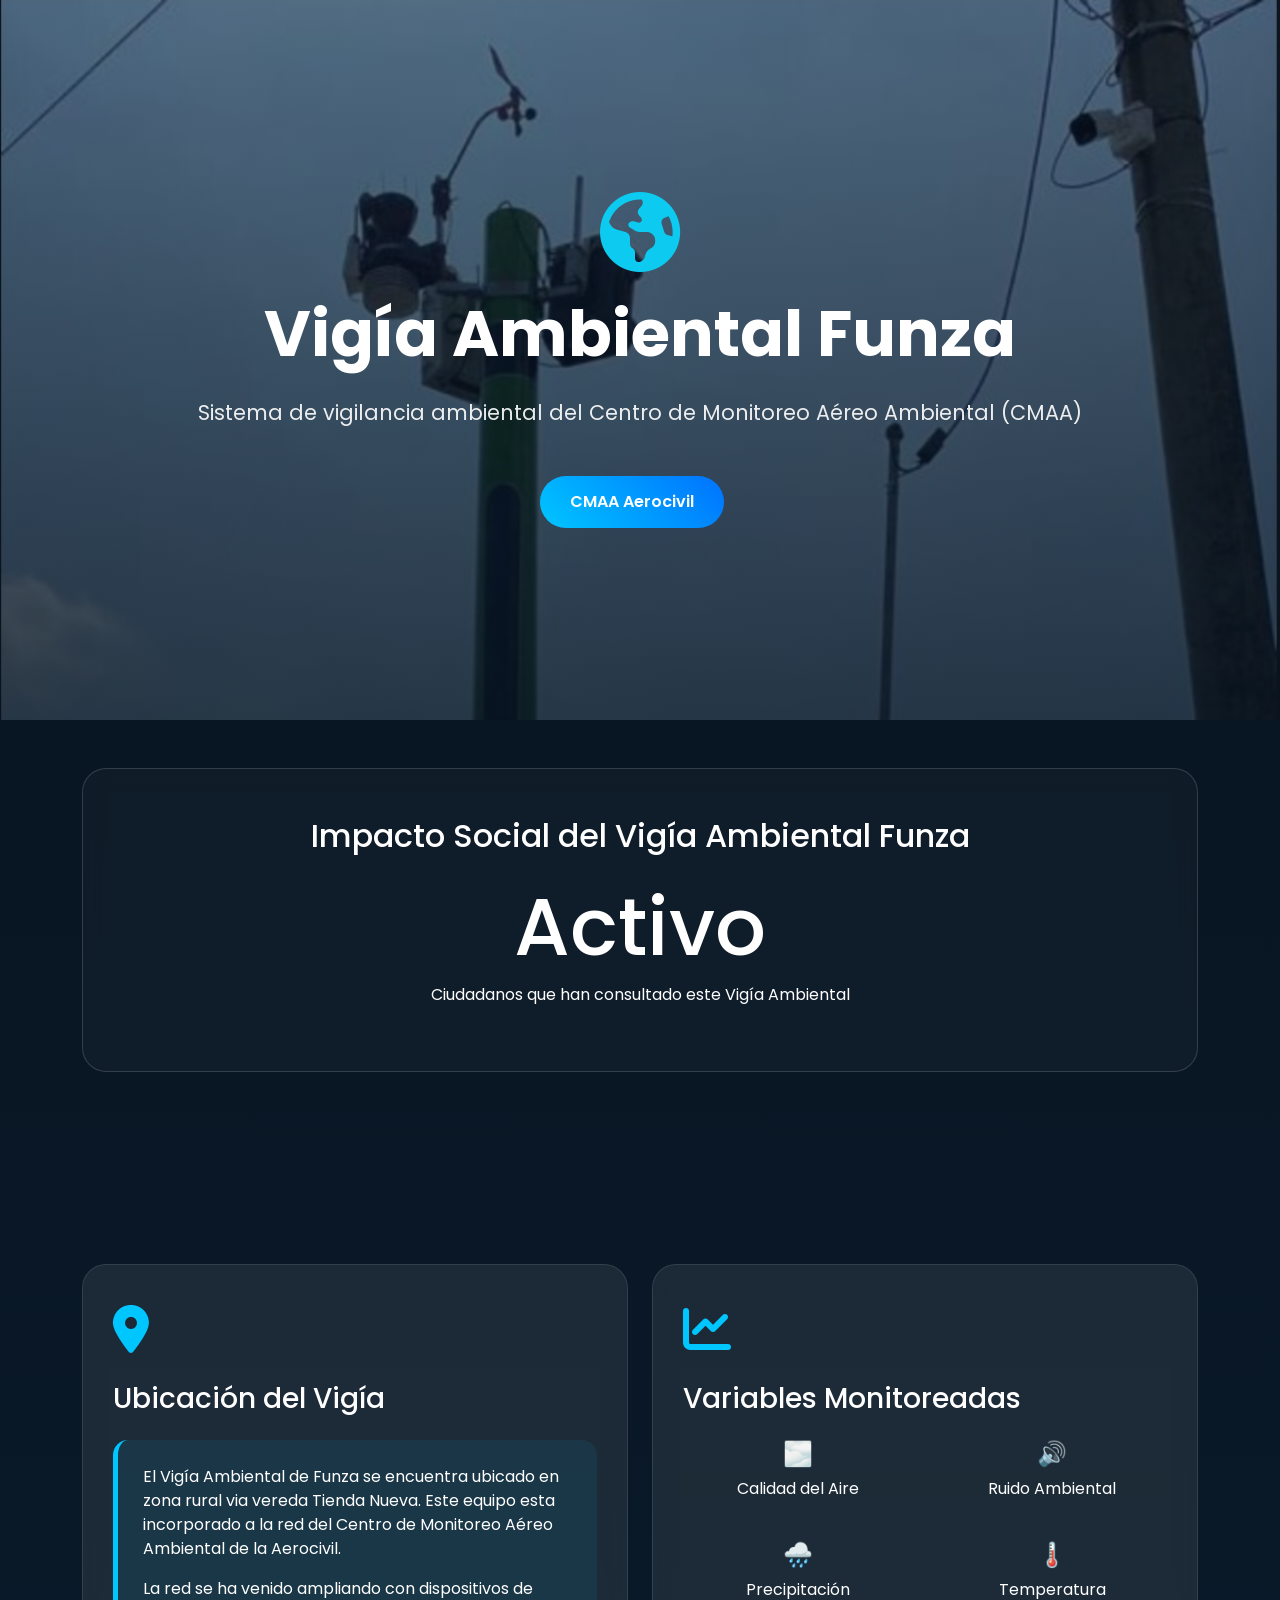
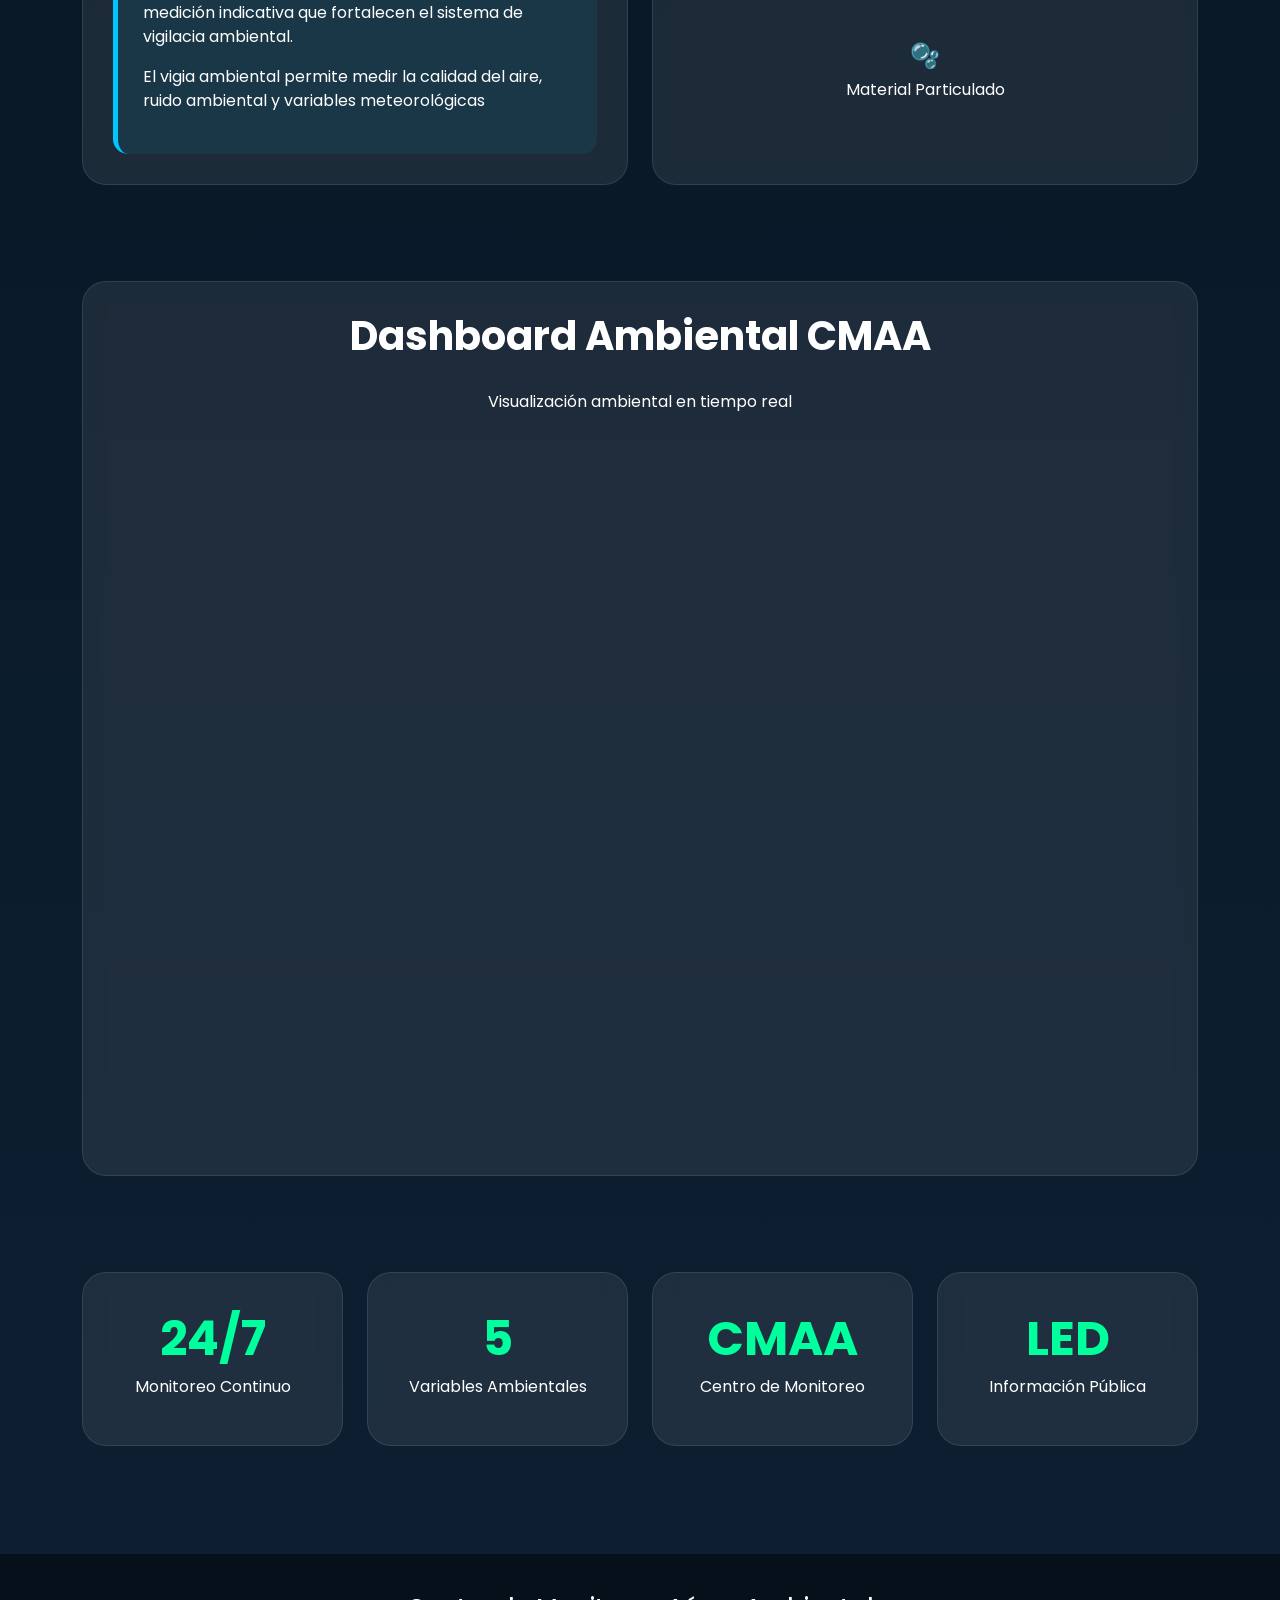
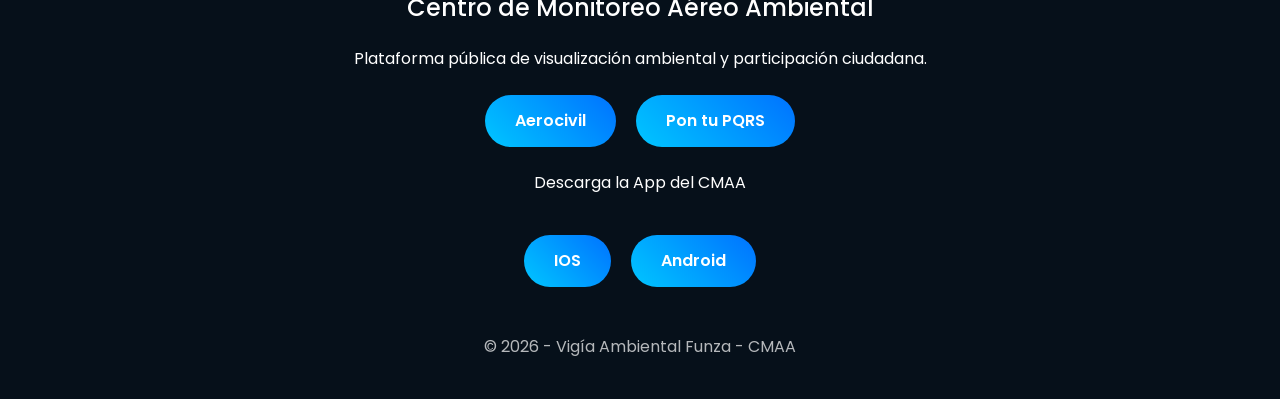
<file: vigias/funza/index.html>
<!DOCTYPE html>
<html lang="es">
<head>
<meta charset="UTF-8">
<meta name="viewport" content="width=device-width, initial-scale=1.0">

<title>Vigía Ambiental Funza - CMAA</title>

<link href="https://cdn.jsdelivr.net/npm/bootstrap@5.3.3/dist/css/bootstrap.min.css" rel="stylesheet">

<link rel="preconnect" href="https://fonts.googleapis.com">
<link href="https://fonts.googleapis.com/css2?family=Poppins:wght@300;400;500;600;700&display=swap" rel="stylesheet">

<!-- ICONOS -->
<link rel="stylesheet"
href="https://cdnjs.cloudflare.com/ajax/libs/font-awesome/6.5.2/css/all.min.css">

<!-- CONTADOR DE VISITAS -->
<script data-goatcounter="https://skbo-cmaa.goatcounter.com/count"
        async src="//gc.zgo.at/count.js"></script>

<style>

:root{
    --bg:#07131f;
    --card:#102235;
    --accent:#00c6ff;
    --accent2:#00ff9d;
    --text:#ffffff;
}

body{
    background: linear-gradient(180deg,#07131f,#0d2033);
    color: white;
    font-family: 'Poppins', sans-serif;
}

.hero{
    min-height: 80vh;
    display:flex;
    align-items:center;
    text-align:center;
    position:relative;
    overflow:hidden;

    /* FOTO DE FONDO */
    background-image: url('funza.jpg');
    background-size: cover;
    /*background-position: center top;*/
    background-position: 40% top;

    background-repeat: no-repeat;
}

/* Version sin foto de fondo */
/*.hero::before{
    content:'';
    position:absolute;
    width:700px;
    height:700px;
    background: radial-gradient(circle,var(--accent),transparent 70%);
    opacity:0.15;
    top:-250px;
    right:-250px;
}*/

/* Capa oscura encima de la foto para que el texto se lea bien */
.hero::before{
    content: '';
    position: absolute;
    inset: 0;
    background: linear-gradient(
        to bottom,
        rgba(7, 19, 31, 0.55) 0%,
        rgba(7, 19, 31, 0.80) 100%
    );
    z-index: 1;
}

.hero-content{
    position:relative;
    z-index:2;
}

.main-title{
    font-size:4rem;
    font-weight:700;
}

.subtitle{
    font-size:1.3rem;
    opacity:0.9;
}

.glass-card{
    background: rgba(255,255,255,0.08);
    backdrop-filter: blur(10px);
    border:1px solid rgba(255,255,255,0.1);
    border-radius:24px;
    padding:30px;
    transition:0.3s;
}

.glass-card:hover{
    transform: translateY(-5px);
}

.metric{
    font-size:3rem;
    font-weight:700;
    color: var(--accent2);
}

.section-title{
    font-size:2.5rem;
    font-weight:700;
    margin-bottom:30px;
}

.icon-box{
    font-size:3rem;
    color: var(--accent);
    margin-bottom:15px;
}

.dashboard-frame{
    width:100%;
    height:700px;
    border:none;
    border-radius:20px;
}

footer{
    background:#06101a;
    padding:40px 0;
    margin-top:60px;
}

.btn-custom{
    background: linear-gradient(45deg,var(--accent),#0072ff);
    border:none;
    color:white;
    padding:14px 30px;
    border-radius:50px;
    font-weight:600;
    text-decoration:none;
    display:inline-block;
    transition:0.3s;
}

.btn-custom:hover{
    transform:scale(1.05);
    color:white;
}

.location-box{
    background:rgba(0,198,255,0.08);
    border-left:5px solid var(--accent);
    padding:25px;
    border-radius:15px;
}

.counter-box{
    text-align:center;
    padding:30px;
}

.counter-number{
    font-size:5rem;
    font-weight:700;
    color:var(--accent2);
}

.small-text{
    opacity:0.7;
}

</style>
</head>

<body>

<!-- HERO -->
<section class="hero">

<div class="container hero-content">

    <div class="mb-4">
        <i class="fa-solid fa-earth-americas fa-5x text-info"></i>
    </div>

    <h1 class="main-title">
        Vigía Ambiental Funza
    </h1>

    <p class="subtitle mt-4">
        Sistema de vigilancia ambiental del Centro de Monitoreo Aéreo Ambiental (CMAA)
    </p>

    <div class="mt-5">

        <a href="https://www.aerocivil.gov.co/serv_aeroportuarios/"
        target="_blank"
        class="btn-custom me-3">
            CMAA Aerocivil
        </a>      
    </div>

</div>

</section>

<!-- CONTADOR -->
<section class="container py-5">

  <div class="glass-card text-center p-5" style="position:relative; overflow:hidden; min-height:220px;">

    <!-- VIDEO DE FONDO -->
    <video
      autoplay
      muted
      loop
      playsinline
      style="
        position: absolute;
        inset: 0;
        width: 100%;
        height: 100%;
        object-fit: cover;
        z-index: 0;
        opacity: 0.35;
        border-radius: 24px;
      ">
      <source src="funza.mp4" type="video/mp4">
    </video>

    <!-- CAPA OSCURA SOBRE EL VIDEO -->
    <div style="
      position: absolute;
      inset: 0;
      background: rgba(7, 19, 31, 0.55);
      z-index: 1;
      border-radius: 24px;">
    </div>

    <!-- CONTENIDO ENCIMA DEL VIDEO -->
    <div style="position:relative; z-index:2;">

      <h2 class="mb-4">
        Impacto Social del Vigía Ambiental Funza
      </h2>

      <h1 id="contador" style="font-size:5rem;">
        Cargando...
      </h1>

      <p>Ciudadanos que han consultado este Vigía Ambiental</p>

    </div>

  </div>

</section>

<!-- CONTADOR -->
<section class="container py-5">
<!--

<div class="glass-card text-center p-5"> 
    <h2 class="mb-4"> Impacto Social del Vigía Ambiental 

    </h2> <iframe src="https://skbo-cmaa.goatcounter.com/counter/" style=" width:100%; height:220px; border:none; border-radius:20px; background:white; "> </iframe> 
</div>
-->
<!--
<div class="glass-card text-center p-5"> 
    <h2 class="mb-4"> 
        Impacto Social del Vigía Ambiental Funza
    </h2> 
    <h1 id="contador" style="font-size:5rem;"> Cargando... </h1> 
    <p> Ciudadanos que han consultado este Vigía Ambiental </p> 
</div>

<div>Number of visitors: <div id="stats"></div></div>

<script>
    let r = new XMLHttpRequest();
    r.addEventListener('load', function() {
        document.querySelector('#stats').innerText = JSON.parse(this.responseText).count
    })

    // Should be exact (encoded) path as it appears in the UI. This uses
    // GoatCounter's count.js
    let path = window.goatcounter.get_data()['p']

    // Or alternatively, do it manually. Will return HTTP status 404 if the
    // path is not found).
    //let path = location.pathname

    r.open('GET', 'https://skbo-cmaa.goatcounter.com/counter/' + encodeURIComponent(path) + '.json')
    r.send()
</script>



<div class="glass-card counter-box">

    <h2 class="section-title">
        Impacto Social del Vigía Ambiental
    </h2>

    <div class="counter-number">
        <span id="visitas">Contabilizando visitas...</span>
    </div>

    <p class="small-text">
        Número de personas que han visitado esta plataforma ambiental.
    </p>

</div>
-->
</section>

<!-- INFORMACION -->
<section class="container py-5">

<div class="row g-4">

    <div class="col-md-6">

        <div class="glass-card h-100">

            <div class="icon-box">
                <i class="fa-solid fa-location-dot"></i>
            </div>

            <h3>Ubicación del Vigía</h3>

            <div class="location-box mt-4">

                <p>
                El Vigía Ambiental de Funza se encuentra ubicado en zona rural via vereda Tienda Nueva.
                Este equipo esta incorporado a la red del Centro de Monitoreo Aéreo Ambiental de la Aerocivil.                
                </p>

                <p>La red se ha venido ampliando con dispositivos de medición indicativa que fortalecen el sistema
                de vigilacia ambiental. </p>
                <p>
                El vigia ambiental permite medir la calidad del aire, ruido ambiental y variables 
                meteorológicas                
                </p>

            </div>

        </div>

    </div>

    <div class="col-md-6">

        <div class="glass-card h-100">

            <div class="icon-box">
                <i class="fa-solid fa-chart-line"></i>
            </div>

            <h3>Variables Monitoreadas</h3>

            <div class="row mt-4 text-center">

                <div class="col-6 mb-4">
                    <h4>🌫️</h4>
                    <p>Calidad del Aire</p>
                </div>

                <div class="col-6 mb-4">
                    <h4>🔊</h4>
                    <p>Ruido Ambiental</p>
                </div>

                <div class="col-6">
                    <h4>🌧️</h4>
                    <p>Precipitación</p>
                </div>

                <div class="col-6">
                    <h4>🌡️</h4>
                    <p>Temperatura</p>
                </div>

                <div class="col-12 mt-4">
                    <h4>🫧</h4>
                    <p>Material Particulado</p>
                </div>

            </div>

        </div>

    </div>

</div>

</section>

<!-- DASHBOARD -->
<section class="container py-5">

<div class="glass-card">

    <h2 class="section-title text-center">
        Dashboard Ambiental CMAA
    </h2>

    <p class="text-center mb-4">
        Visualización ambiental en tiempo real
    </p>

    <!-- REEMPLAZAR POR EL LINK REAL DEL POWER BI -->
    <iframe
        class="dashboard-frame"
        src="https://app.powerbi.com/view?r=eyJrIjoiOGVjMDBmYjItYWMyYy00ZTU2LTkyYTEtZTRiMzVhZGM4ZWM1IiwidCI6ImViZmY2MGQxLWZkZGYtNDYwOC1hYWQ1LTJkYTkyNzllYjhjMyIsImMiOjR9"
        allowFullScreen="true">
    </iframe>

</div>

</section>

<!-- ESTADISTICAS -->
<section class="container py-5">

<div class="row g-4">

    <div class="col-md-3">

        <div class="glass-card text-center">

            <div class="metric">24/7</div>

            <p>Monitoreo Continuo</p>

        </div>

    </div>

    <div class="col-md-3">

        <div class="glass-card text-center">

            <div class="metric">5</div>

            <p>Variables Ambientales</p>

        </div>

    </div>

    <div class="col-md-3">

        <div class="glass-card text-center">

            <div class="metric">CMAA</div>

            <p>Centro de Monitoreo</p>

        </div>

    </div>

    <div class="col-md-3">

        <div class="glass-card text-center">

            <div class="metric">LED</div>

            <p>Información Pública</p>

        </div>

    </div>

</div>

</section>

<!-- FOOTER -->
<footer>

<div class="container text-center">

    <h4 class="mb-4">
        Centro de Monitoreo Aéreo Ambiental
    </h4>

    <p>
        Plataforma pública de visualización ambiental y participación ciudadana.
    </p>

    <div class="mt-4">

        <a href="https://www.aerocivil.gov.co/serv_aeroportuarios/"
        target="_blank"
        class="btn-custom me-3">
            Aerocivil
        </a>

        <a href="https://sgdea.aerocivil.gov.co/ControlPQR"
        target="_blank"
        class="btn-custom">
            Pon tu PQRS
        </a>

    </div>

    <p style="margin-bottom: 40px;">   
        <br>     
        Descarga la App del CMAA
    </p>

    <div class="mt-4">

        <a href="https://apps.apple.com/co/app/centro-monitoreo-aeroambiental/id6478179688"
        target="_blank"
        class="btn-custom me-3">
            IOS
        </a>

        <a href="https://play.google.com/store/apps/details?id=com.applus.ambiensqAero"
        target="_blank"
        class="btn-custom">
            Android
        </a>
    
    </div>


    <div class="mt-5 small-text">

        © 2026 - Vigía Ambiental Funza - CMAA

    </div>

</div>

</footer>

<!-- SCRIPT CONTADOR -->

<script> 
async function obtenerVisitas() { 
    try { 
        const response = await fetch(    
            "https://skbo-cmaa.goatcounter.com/counter/TOTAL.json"                      
        ); 
        
        const data = await response.json(); 
        
        document.getElementById("contador").innerHTML = data.count.toLocaleString('es-CO'); 
    } catch(error) { 
        console.error(error); 
        document.getElementById("contador").innerHTML = "Activo"; 
    } 
} 

obtenerVisitas(); 

</script>
<!-- SCRIPT CONTADOR 

<script>

async function cargarVisitas(){

    try{

        const response = await fetch(
        "https://skbo-cmaa.goatcounter.com/counter/skbo-cmaa-engativa.json"
                        
        );

        const data = await response.json();

        document.getElementById('visitas').innerText =
            data.count + " visitas";

    }catch(error){

        document.getElementById('visitas').innerText =
            "Contador activo";

    }

}

cargarVisitas();

</script>-->

</body>
</html>
</file>
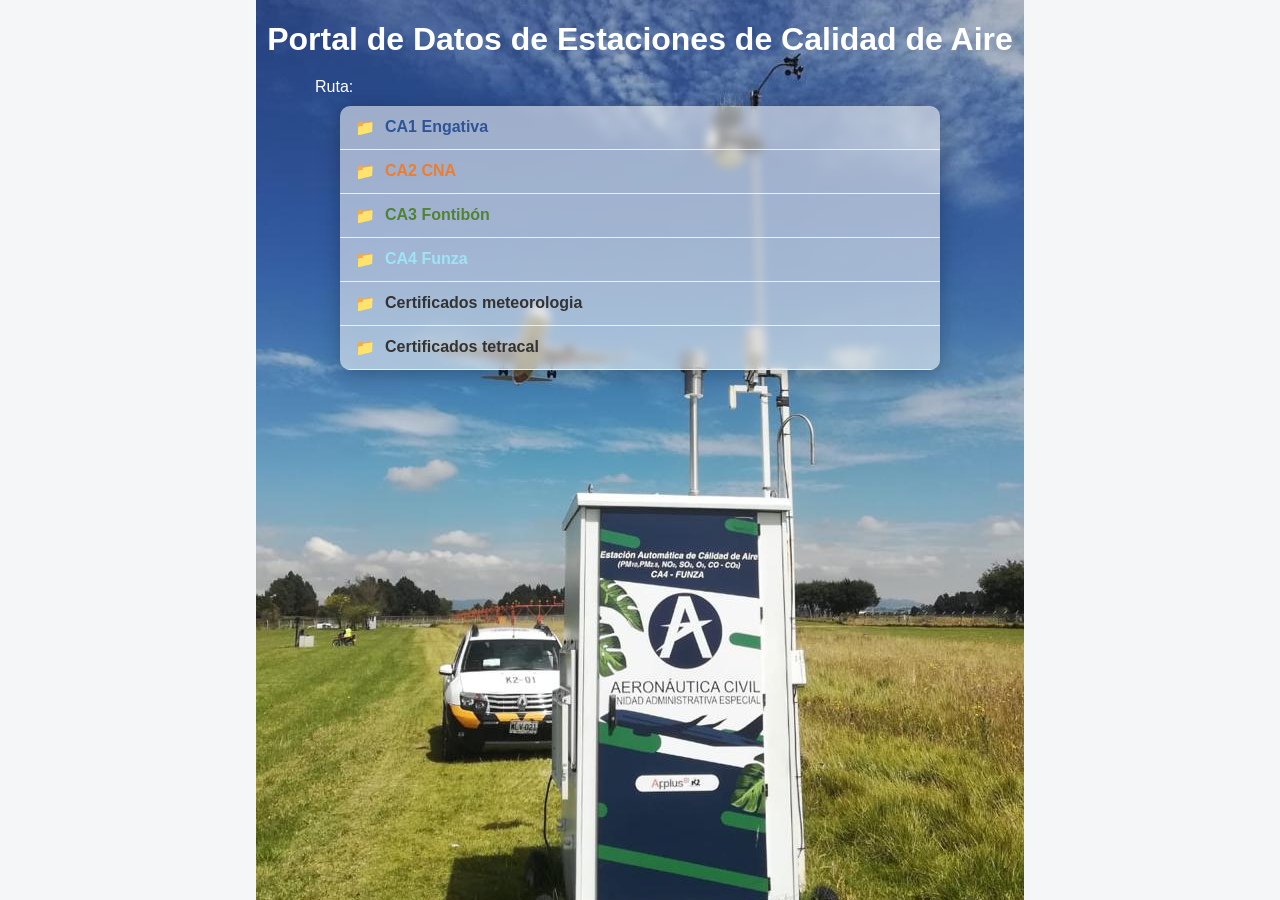
<file: CA/index2 copy.html>
<!DOCTYPE html>
<html lang="es">

<head>

<meta charset="UTF-8">
<meta name="viewport" content="width=device-width,initial-scale=1">

<title>Portal de Datos de Estaciones de Calidad de Aire</title>

<style>

body{
font-family:Arial;
margin:20px;
background:#f4f6f8;
background-image: url('ca.jpeg');
/*background-size: cover;*/
background-position: center;
background-attachment:fixed;
background-repeat: no-repeat;
}

h1{
text-align:center;
color:white;
margin-bottom:20px;
}

#ruta{
max-width:650px;
margin:auto;
margin-bottom:10px;
color:white;
font-size:16px;
}

#explorador{

max-width:600px;
margin:auto;

/*background:white;*/
background:rgba(255,255,255,0.55);

border-radius:10px;

box-shadow:0 4px 20px rgba(0,0,0,0.25);

backdrop-filter:blur(4px);

overflow:hidden;

}

.item{

display:flex;

justify-content:space-between;

padding:12px 15px;

border-bottom:1px solid #eee;

cursor:pointer;

}

.item:hover{
background:rgba(255,255,255,0.25);
filter:brightness(0.95);
}

.icono{
margin-right:10px;
}

.nombre{
flex:1;
}

.descargar{

text-decoration:none;
color:#007BFF;
font-size:13px;
}

</style>

</head>

<body>

<h1>Portal de Datos de Estaciones de Calidad de Aire</h1>

<div id="ruta"></div>

<div id="explorador"></div>

<script>

let raiz
let historial=[]
let colorActual = "#333"

const colores = {

"CA1 Engativa":"rgb(47,85,151)",
"CA2 CNA":"rgb(237,125,49)",
"CA3 Fontibón":"rgb(84,130,53)",
/*"Certificados meteorologia":"rgb(5,5,5)",*/
/*"Certificados tetracal":"rgb(5,5,5)",*/
"CA4 Funza":"rgb(158,228,245)"

}

fetch("estructura_estaciones.json")

.then(r=>r.json())

.then(data=>{

raiz=data

mostrar(data)

})

function mostrar(carpeta){

const cont=document.getElementById("explorador")

const ruta=document.getElementById("ruta")

cont.innerHTML=""

ruta.innerText="Ruta: "+historial.map(x=>x.nombre).join(" / ")

if(historial.length>0){

const volver=document.createElement("div")

volver.className="item"

volver.innerHTML="⬅ Volver"

volver.onclick=()=>{

historial.pop()

if(historial.length===0){
    colorActual="#333"
}

let destino=raiz

historial.forEach(p=>{
destino=p
})

mostrar(destino)

}

cont.appendChild(volver)

}

carpeta.contenido.forEach(e=>{

const fila=document.createElement("div")

fila.className="item"

if(e.tipo==="carpeta"){

let color = colores[e.nombre] || colorActual

fila.innerHTML=`
<span class="icono" >📁</span>
<span class="nombre" style="color:${color}; font-weight:bold;">${e.nombre}</span>
`
if(colores[e.nombre]){
/*fila.style.backgroundColor=colores[e.nombre]
fila.style.color="white"
/*fila.style.color=colores[e.nombre]*/
}

fila.onclick=()=>{

historial.push(e)
if(colores[e.nombre]){
    colorActual = colores[e.nombre]
}
mostrar(e)

}

}
/*if(e.tipo==="carpeta"){

fila.innerHTML=`
<span class="icono">📁</span>
<span class="nombre">${e.nombre}</span>
`

if(colores[e.nombre]){
fila.style.backgroundColor=colores[e.nombre]
fila.style.color="white"
}

fila.onclick=()=>{

historial.push(e)

mostrar(e)

}*/else{

fila.innerHTML=`
<span class="icono">📄</span>
<span class="nombre">${e.nombre}</span>

<a class="descargar" href="${e.ruta}" download>
Descargar
</a>
`

}

cont.appendChild(fila)

})

}

</script>

</body>

</html>
</file>
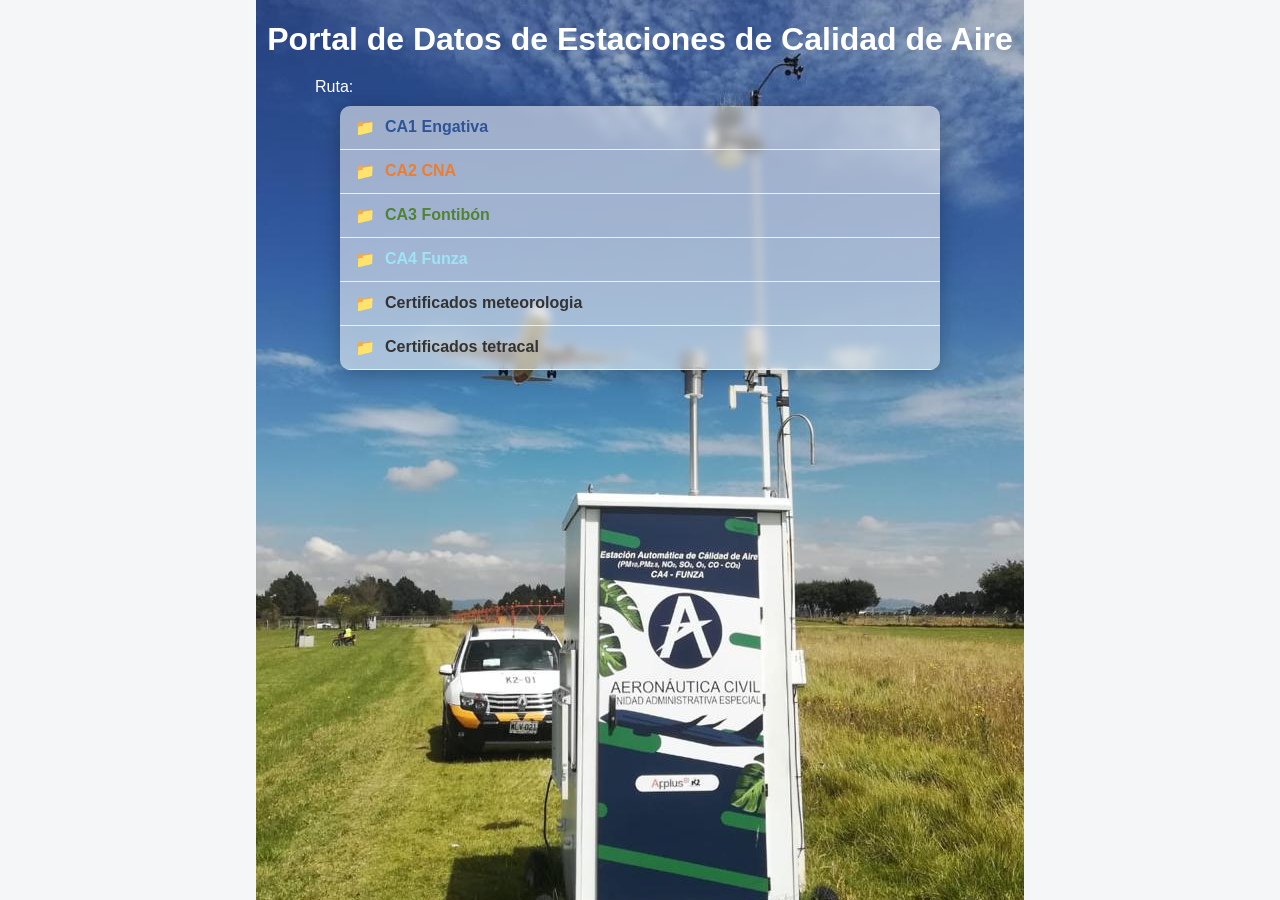
<file: CA/index2.html>
<!DOCTYPE html>
<html lang="es">

<head>

<meta charset="UTF-8">
<meta name="viewport" content="width=device-width,initial-scale=1">

<title>Portal de Datos de Estaciones de Calidad de Aire</title>

<style>

body{
font-family:Arial;
margin:20px;
background:#f4f6f8;
background-image: url('ca.jpeg');
/*background-size: cover;*/
background-position: center;
background-attachment:fixed;
background-repeat: no-repeat;
}

h1{
text-align:center;
color:white;
margin-bottom:20px;
}

#ruta{
max-width:650px;
margin:auto;
margin-bottom:10px;
color:white;
font-size:16px;
}

#explorador{

max-width:600px;
margin:auto;

/*background:white;*/
background:rgba(255,255,255,0.55);

border-radius:10px;

box-shadow:0 4px 20px rgba(0,0,0,0.25);

backdrop-filter:blur(4px);

overflow:hidden;

}

.item{

display:flex;

justify-content:space-between;

padding:12px 15px;

border-bottom:1px solid #eee;

cursor:pointer;

}

.item:hover{
background:rgba(255,255,255,0.25);
filter:brightness(0.95);
}

.icono{
margin-right:10px;
}

.nombre{
flex:1;
}

.descargar{

text-decoration:none;
color:#007BFF;
font-size:13px;
}

.visor{
position:fixed;
top:0;
left:0;
width:100%;
height:100%;
background:rgba(0,0,0,0.8);
display:none;
justify-content:center;
align-items:center;
z-index:999;
}

.visor-contenido{
width:95%;
height:95%;
background:white;
border-radius:10px;
overflow:hidden;
position:relative;
}

#frame{
width:100%;
height:100%;
border:none;
}

#cerrarVisor{

position:fixed;

top:20px;
right:25px;

width:42px;
height:42px;

display:flex;
align-items:center;
justify-content:center;

background:rgba(0,0,0,0.75);
color:white;

border-radius:50%;

font-size:22px;
font-weight:bold;

cursor:pointer;

z-index:2000;

box-shadow:0 3px 10px rgba(0,0,0,0.4);

}

</style>

</head>

<body>

<h1>Portal de Datos de Estaciones de Calidad de Aire</h1>

<div id="ruta"></div>

<div id="explorador"></div>
<div id="visor" class="visor">
  <div class="visor-contenido">

    <span id="cerrarVisor">✖</span>

    <div class="visor-contenido">
      <iframe id="frame"></iframe>
    </div>

  </div>
</div>

<script>

let raiz
let historial=[]
let colorActual = "#333"

const colores = {

"CA1 Engativa":"rgb(47,85,151)",
"CA2 CNA":"rgb(237,125,49)",
"CA3 Fontibón":"rgb(84,130,53)",
/*"Certificados meteorologia":"rgb(5,5,5)",*/
/*"Certificados tetracal":"rgb(5,5,5)",*/
"CA4 Funza":"rgb(158,228,245)"

}

fetch("estructura_estaciones.json")

.then(r=>r.json())

.then(data=>{

raiz=data

mostrar(data)

})

function mostrar(carpeta){

const cont=document.getElementById("explorador")

const ruta=document.getElementById("ruta")

cont.innerHTML=""

ruta.innerText="Ruta: "+historial.map(x=>x.nombre).join(" / ")

if(historial.length>0){

const volver=document.createElement("div")

volver.className="item"

volver.innerHTML="⬅ Volver"

volver.onclick=()=>{

historial.pop()

if(historial.length===0){
    colorActual="#333"
}

let destino=raiz

historial.forEach(p=>{
destino=p
})

mostrar(destino)

}

cont.appendChild(volver)

}

carpeta.contenido.forEach(e=>{

const fila=document.createElement("div")

fila.className="item"

if(e.tipo==="carpeta"){

let color = colores[e.nombre] || colorActual

fila.innerHTML=`
<span class="icono" >📁</span>
<span class="nombre" style="color:${color}; font-weight:bold;">${e.nombre}</span>
`
if(colores[e.nombre]){
/*fila.style.backgroundColor=colores[e.nombre]
fila.style.color="white"
/*fila.style.color=colores[e.nombre]*/
}

fila.onclick=()=>{

historial.push(e)
if(colores[e.nombre]){
    colorActual = colores[e.nombre]
}
mostrar(e)

}

}
/*if(e.tipo==="carpeta"){

fila.innerHTML=`
<span class="icono">📁</span>
<span class="nombre">${e.nombre}</span>
`

if(colores[e.nombre]){
fila.style.backgroundColor=colores[e.nombre]
fila.style.color="white"
}

fila.onclick=()=>{

historial.push(e)

mostrar(e)

}*/else{

fila.innerHTML=`
<span class="icono">📄</span>
<span class="nombre archivo" data-ruta="${e.ruta}">${e.nombre}</span>

<a class="descargar" href="${e.ruta}" download>
Descargar
</a>
`

}

cont.appendChild(fila)

// activar visor solo para archivos
const archivo = fila.querySelector(".archivo")

if(archivo){

archivo.onclick=(ev)=>{

ev.stopPropagation()

const ruta=archivo.dataset.ruta

document.getElementById("frame").src=ruta

document.getElementById("visor").style.display="flex"

}

}

}
)

}
document.getElementById("cerrarVisor").onclick=()=>{

document.getElementById("visor").style.display="none"

document.getElementById("frame").src=""

}
document.getElementById("visor").onclick=(e)=>{

if(e.target.id==="visor"){

document.getElementById("visor").style.display="none"
document.getElementById("frame").src=""

}

}
</script>

</body>

</html>
</file>
<file: boletines/css/estilo.css>
body{
font-family: Arial, sans-serif;
margin:20px;
background:#f4f4f4;
}

header {
  background-color: #003366;
  color: white;
  padding: 20px;
  text-align: center;
}

h1{
text-align:center;
margin-bottom:15px;
}

.descripcion{
max-width:450px;
margin:auto;
text-align:justify;
font-size:14px;
line-height:1.5;
margin-bottom:25px;
}

/* GRID DE BOLETINES */

.grid{

display:grid;
grid-template-columns: repeat(2, 1fr);
gap:30px;
max-width:350px;
margin:auto;

}

/* TARJETA */

.boletin{

text-decoration:none;
color:black;
text-align:center;

}

/* IMAGEN */

.boletin img{

width: 100%;
max-width:200px;
border-radius:6px;
transition:transform .2s;
box-shadow:0 3px 8px rgba(0,0,0,0.15);

}

.boletin:active img{
transform:scale(0.95);
}

/* TITULO */

.titulo{

margin-top:8px;
font-size:13px;
font-weight:600;
line-height:1.3;

}

@media (min-width:700px){

.grid{

grid-template-columns: repeat(4,1fr);

max-width:900px;

}

}
</file>
<file: CA/style.css>
body{
font-family:Arial;
margin:40px;
background:#f4f6f8;
background-image: url('ca.jpeg');
background-size: cover;
background-position: center;
background-repeat: no-repeat;

}

h1{
color:#2c3e50;
}

#buscar{
width:300px;
padding:10px;
margin-bottom:20px;
}

.carpeta{
font-weight:bold;
margin-top:10px;
}

.archivo{
margin-left:20px;
}

a{
text-decoration:none;
color:#2980b9;
}

a:hover{
text-decoration:underline;
}
</file>
